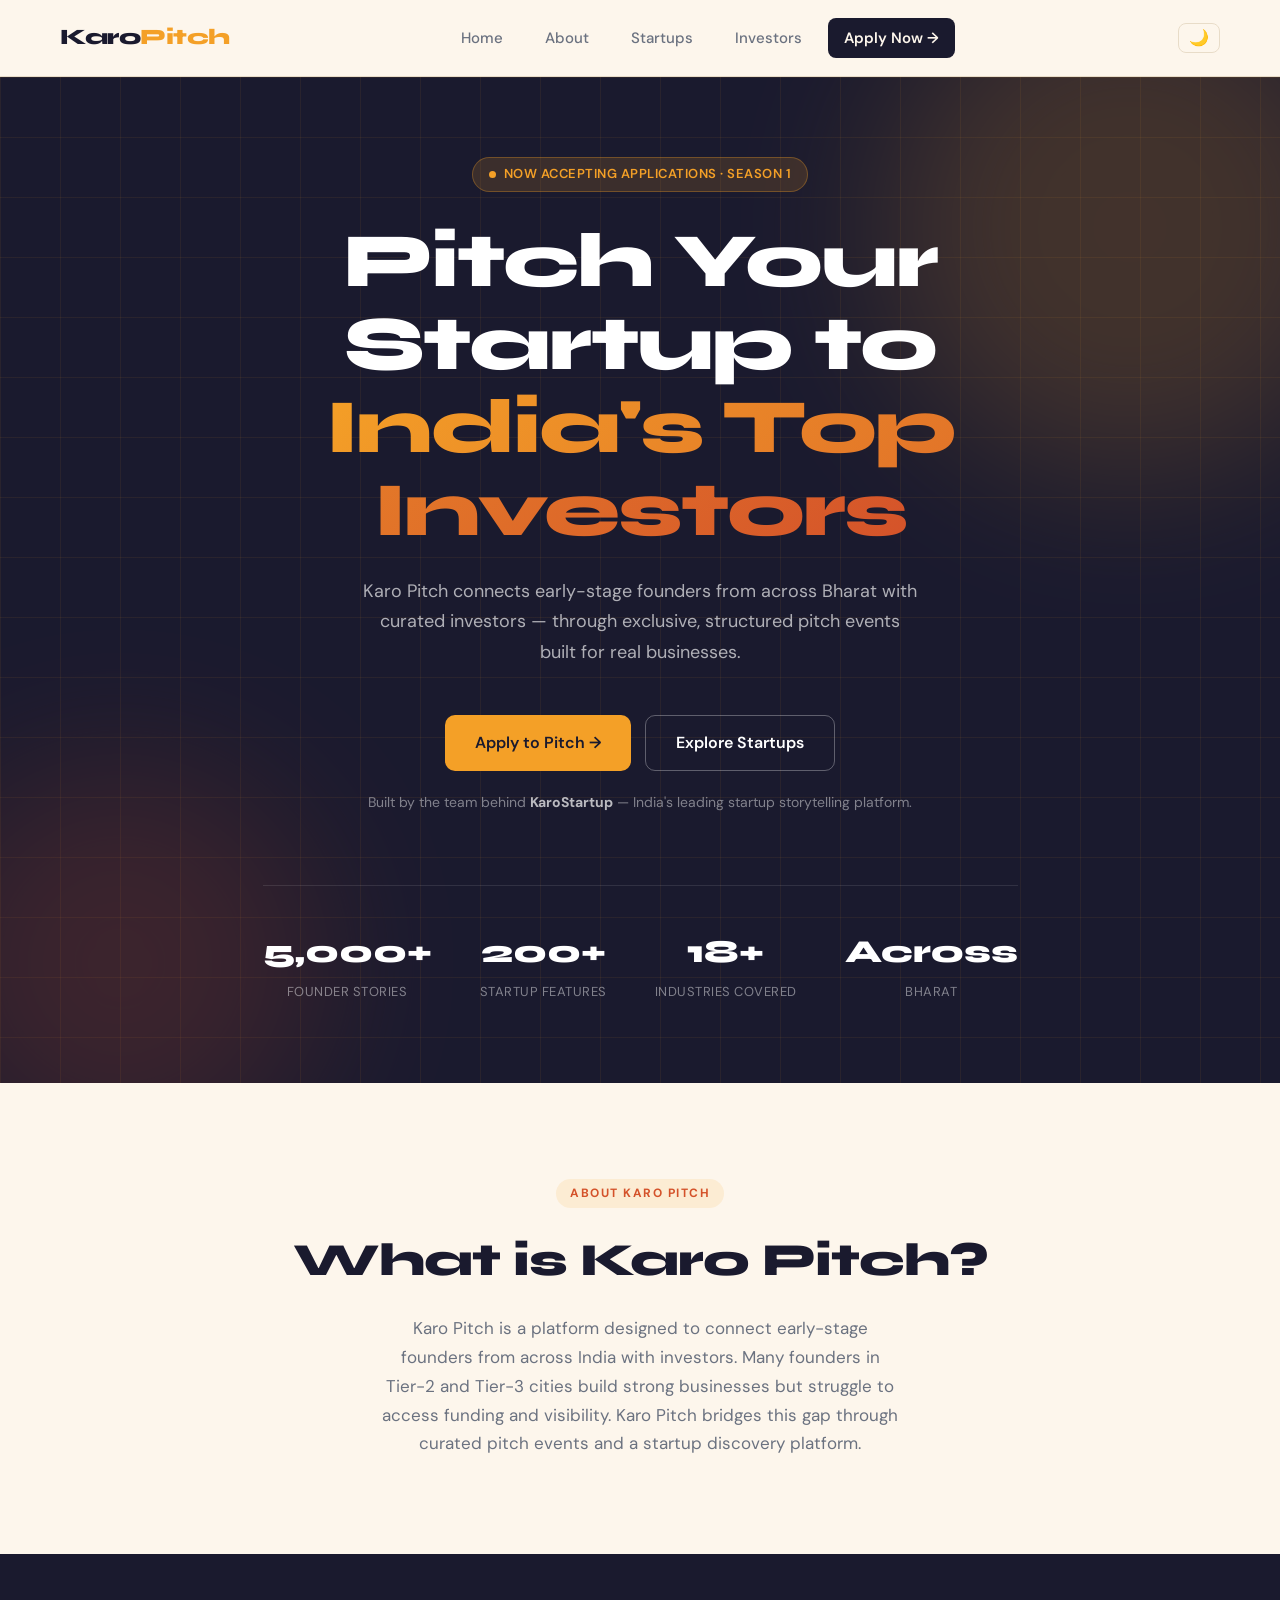
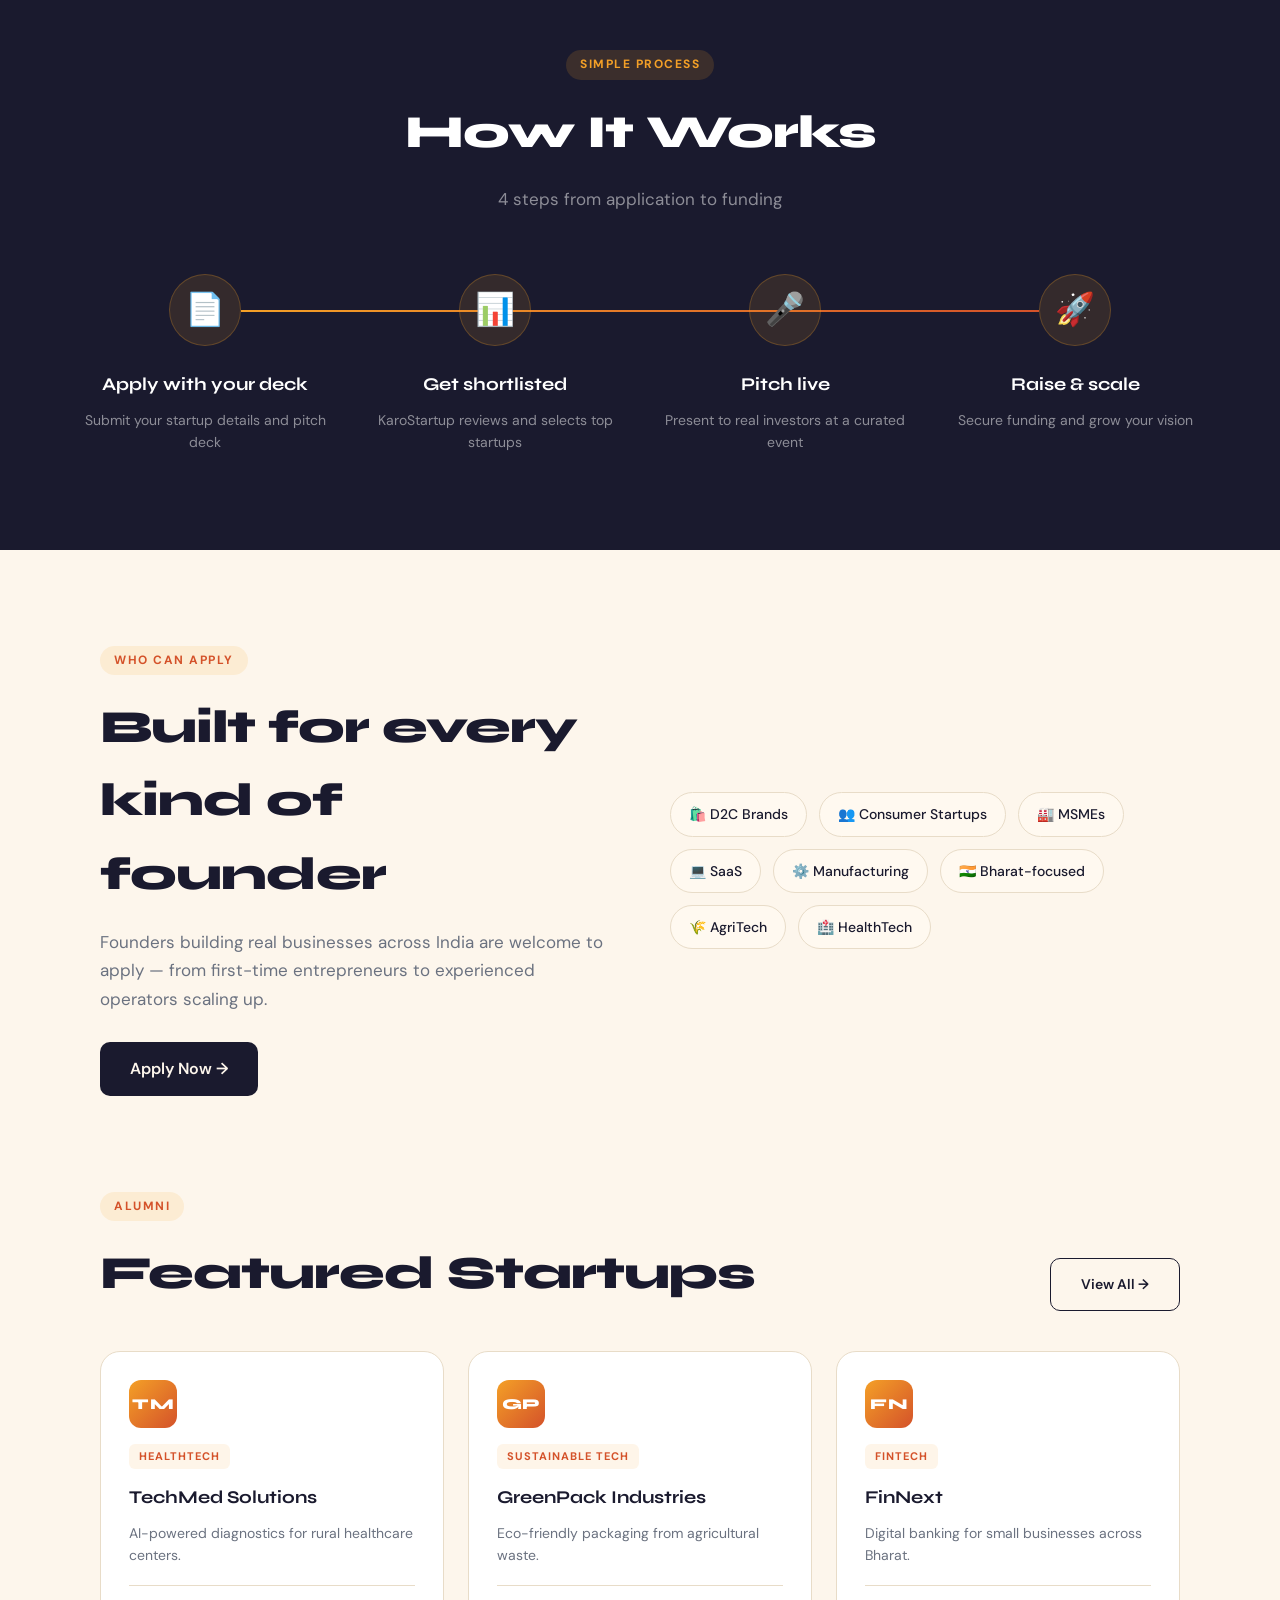
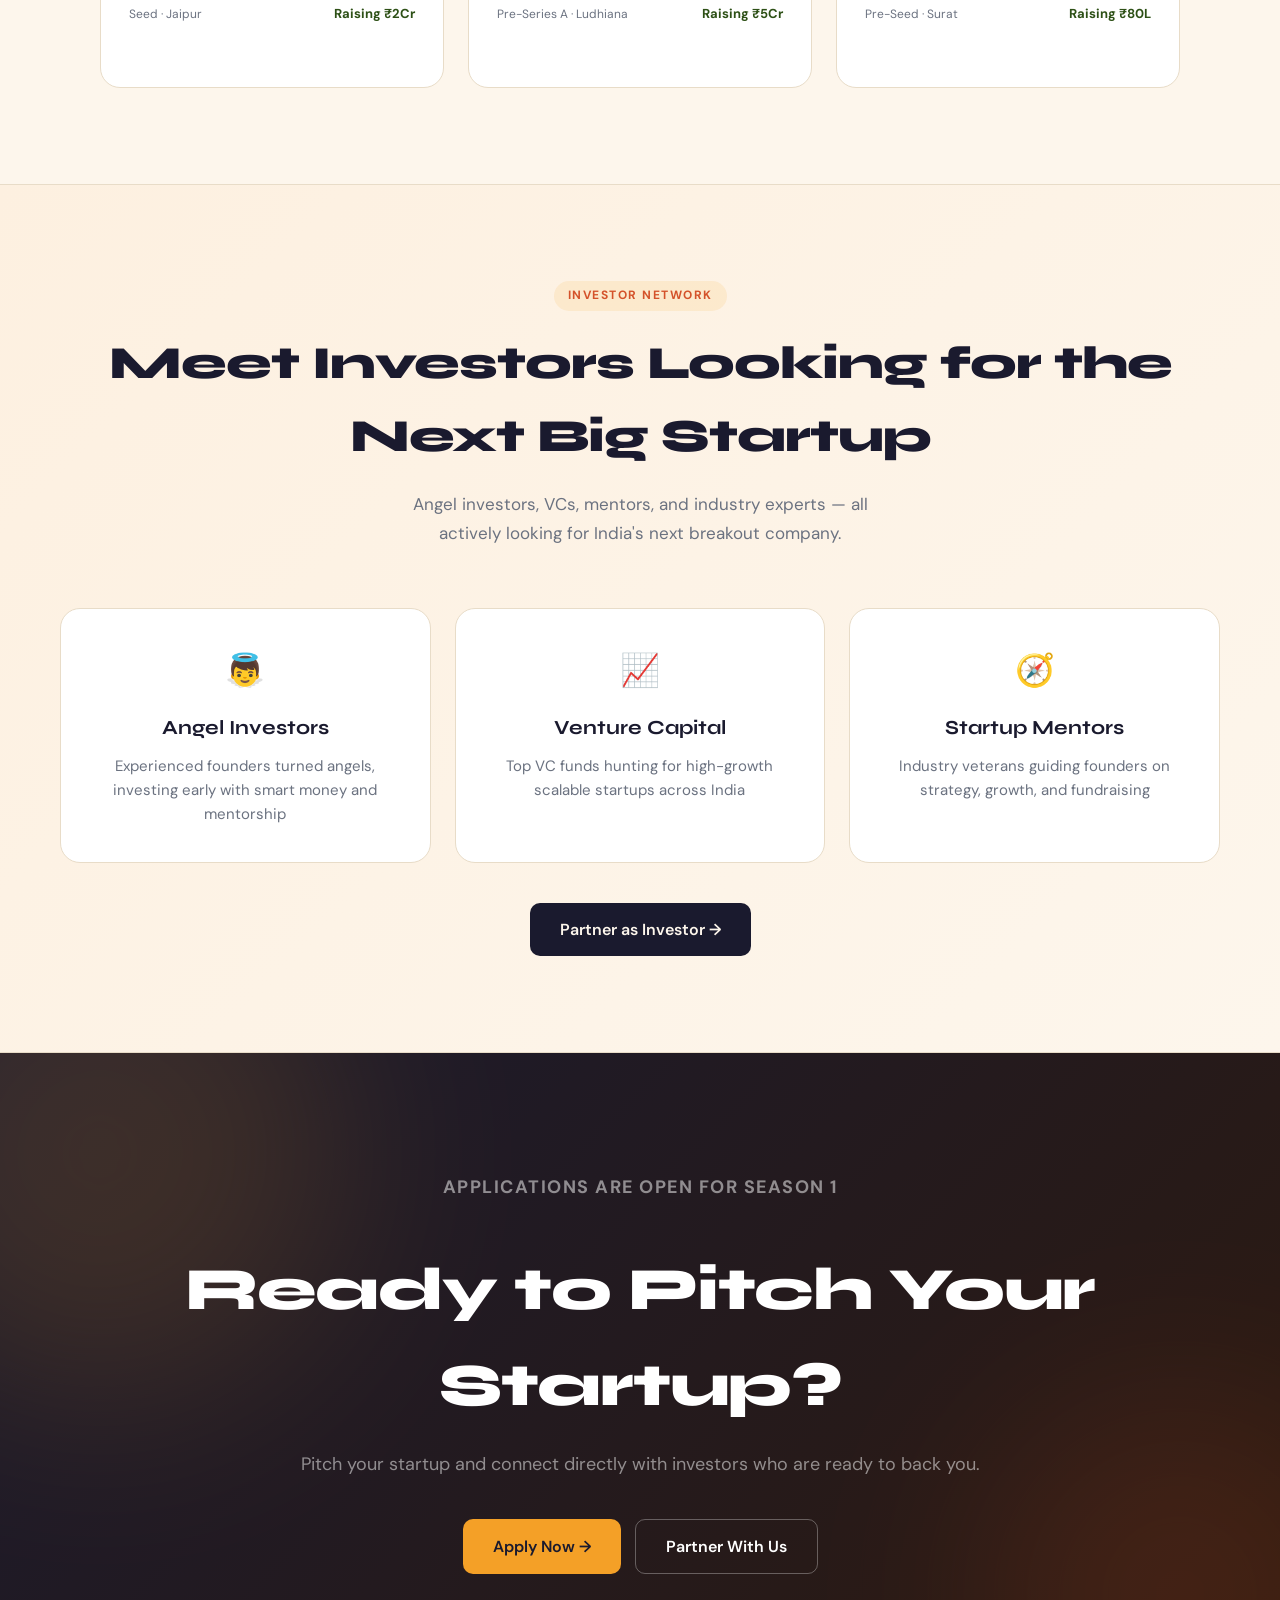
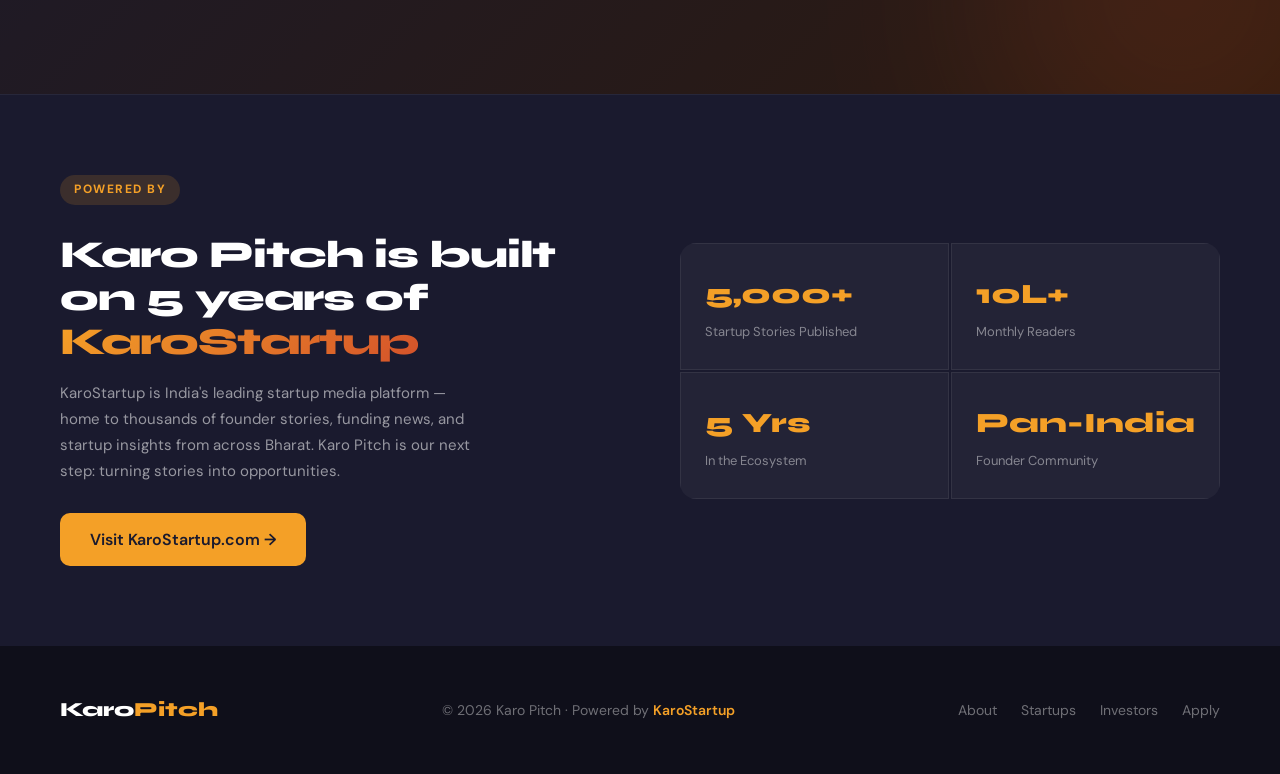
<file: index.html>
<!DOCTYPE html>
<html lang="en">
<head>
<meta charset="UTF-8">
<meta name="viewport" content="width=device-width, initial-scale=1.0">
<title>Karo Pitch – Pitch Your Startup to India's Top Investors</title>
<link rel="stylesheet" href="style.css">
</head>
<body>
<header>
  <a href="index.html" class="logo">Karo<span>Pitch</span></a>
  <nav>
    <a href="index.html">Home</a>
    <a href="#about">About</a>
    <a href="#startups">Startups</a>
    <a href="#investors">Investors</a>
    <a href="apply.html" class="cta-nav">Apply Now →</a>
  </nav>
</header>
<section class="hero" id="hero">
  <div class="hero-bg-grid"></div>
  <div class="hero-blob blob1"></div>
  <div class="hero-blob blob2"></div>
  <div class="hero-badge"><span class="badge-dot"></span>Now accepting applications · Season 1</div>
  <h1>Pitch Your Startup to<br><em>India's Top Investors</em></h1>
  <p class="hero-sub">Karo Pitch connects early-stage founders from across Bharat with curated investors — through exclusive, structured pitch events built for real businesses.</p>
  <div class="hero-btns">
    <a href="apply.html" class="btn btn-primary">Apply to Pitch →</a>
    <a href="#startups" class="btn btn-secondary">Explore Startups</a>
  </div>
  <p class="hero-trust">Built by the team behind <strong>KaroStartup</strong> — India's leading startup storytelling platform.</p>
  <div class="hero-stats">
    <div class="stat"><span class="stat-num">5,000+</span><span class="stat-label">Founder Stories</span></div>
    <div class="stat"><span class="stat-num">200+</span><span class="stat-label">Startup Features</span></div>
    <div class="stat"><span class="stat-num">18+</span><span class="stat-label">Industries Covered</span></div>
    <div class="stat"><span class="stat-num">Across</span><span class="stat-label">Bharat</span></div>
  </div>
</section>
<section class="section" id="about">
  <div class="text-center">
    <span class="section-label">About Karo Pitch</span>
    <h2 class="section-title">What is Karo Pitch?</h2>
    <p class="section-sub" style="margin:0 auto;">Karo Pitch is a platform designed to connect early-stage founders from across India with investors. Many founders in Tier-2 and Tier-3 cities build strong businesses but struggle to access funding and visibility. Karo Pitch bridges this gap through curated pitch events and a startup discovery platform.</p>
  </div>
</section>
<div class="steps-wrap">
  <div class="steps-inner">
    <div class="text-center">
      <span class="section-label" style="background:rgba(244,160,39,0.15);color:var(--saffron);">Simple Process</span>
      <h2 class="section-title" style="color:#fff;">How It Works</h2>
      <p class="section-sub">4 steps from application to funding</p>
    </div>
    <div class="steps">
      <div class="step"><div class="step-num">📄</div><h3>Apply with your deck</h3><p>Submit your startup details and pitch deck</p></div>
      <div class="step"><div class="step-num">📊</div><h3>Get shortlisted</h3><p>KaroStartup reviews and selects top startups</p></div>
      <div class="step"><div class="step-num">🎤</div><h3>Pitch live</h3><p>Present to real investors at a curated event</p></div>
      <div class="step"><div class="step-num">🚀</div><h3>Raise & scale</h3><p>Secure funding and grow your vision</p></div>
    </div>
  </div>
</div>
<section class="section">
  <div class="two-col-section">
    <div>
      <span class="section-label">Who Can Apply</span>
      <h2 class="section-title">Built for every kind of founder</h2>
      <p class="section-sub">Founders building real businesses across India are welcome to apply — from first-time entrepreneurs to experienced operators scaling up.</p>
      <a href="apply.html" class="btn btn-dark" style="margin-top:28px;display:inline-flex;">Apply Now →</a>
    </div>
    <div class="categories-mini">
      <a href="startups.html?filter=D2C" class="cat-pill">🛍️ D2C Brands</a>
      <a href="startups.html?filter=Consumer" class="cat-pill">👥 Consumer Startups</a>
      <a href="startups.html?filter=MSME" class="cat-pill">🏭 MSMEs</a>
      <a href="startups.html?filter=SaaS" class="cat-pill">💻 SaaS</a>
      <a href="startups.html?filter=Manufacturing" class="cat-pill">⚙️ Manufacturing</a>
      <a href="startups.html?filter=Bharat" class="cat-pill">🇮🇳 Bharat-focused</a>
      <a href="startups.html?filter=AgriTech" class="cat-pill">🌾 AgriTech</a>
      <a href="startups.html?filter=HealthTech" class="cat-pill">🏥 HealthTech</a>
    </div>
  </div>
</section>
<section class="section" id="startups" style="padding-top:0;">
  <div style="display:flex;justify-content:space-between;align-items:flex-end;flex-wrap:wrap;gap:16px;margin-bottom:40px;">
    <div><span class="section-label">Alumni</span><h2 class="section-title" style="margin-bottom:0;">Featured Startups</h2></div>
    <a href="startups.html" class="btn btn-outline" style="font-size:14px;">View All →</a>
  </div>
  <div class="startup-grid">
    <div class="startup-card" onclick="openModal('techmed')" style="cursor:pointer;">
      <div class="startup-logo-placeholder">TM</div>
      <div class="startup-tag">HealthTech</div>
      <h4>TechMed Solutions</h4>
      <p>AI-powered diagnostics for rural healthcare centers.</p>
      <div class="startup-footer"><span class="startup-stage">Seed · Jaipur</span><span class="startup-raise">Raising ₹2Cr</span></div>
      <span class="view-details">View Details →</span>
    </div>
    <div class="startup-card" onclick="openModal('greenpack')" style="cursor:pointer;">
      <div class="startup-logo-placeholder">GP</div>
      <div class="startup-tag">Sustainable Tech</div>
      <h4>GreenPack Industries</h4>
      <p>Eco-friendly packaging from agricultural waste.</p>
      <div class="startup-footer"><span class="startup-stage">Pre-Series A · Ludhiana</span><span class="startup-raise">Raising ₹5Cr</span></div>
      <span class="view-details">View Details →</span>
    </div>
    <div class="startup-card" onclick="openModal('finnext')" style="cursor:pointer;">
      <div class="startup-logo-placeholder">FN</div>
      <div class="startup-tag">FinTech</div>
      <h4>FinNext</h4>
      <p>Digital banking for small businesses across Bharat.</p>
      <div class="startup-footer"><span class="startup-stage">Pre-Seed · Surat</span><span class="startup-raise">Raising ₹80L</span></div>
      <span class="view-details">View Details →</span>
    </div>
  </div>
  <div class="modal-overlay" id="modalOverlay" onclick="closeOnOverlay(event)">
    <div class="modal" id="modalBox">
      <button class="modal-close" onclick="closeModal()">✕</button>
      <div class="modal-tag" id="mTag"></div>
      <h2 id="mName"></h2>
      <p class="modal-desc" id="mDesc"></p>
      <div class="modal-meta">
        <div class="modal-meta-item"><span class="modal-meta-label">📍 Location</span><span class="modal-meta-value" id="mLocation"></span></div>
        <div class="modal-meta-item"><span class="modal-meta-label">📊 Stage</span><span class="modal-meta-value" id="mStage"></span></div>
        <div class="modal-meta-item"><span class="modal-meta-label">💰 Raising</span><span class="modal-meta-value" id="mRaise"></span></div>
      </div>
      <div class="modal-section"><div class="modal-section-label">The Problem</div><p id="mProblem"></p></div>
      <div class="modal-section" style="margin-bottom:0"><div class="modal-section-label">The Solution</div><p id="mSolution"></p></div>
    </div>
  </div>
  <script>
  const startups = {
    techmed: { tag:'HealthTech', name:'TechMed Solutions', desc:'AI-powered diagnostic platform bringing specialist-level medical expertise to rural healthcare centers across Bharat.', location:'Jaipur, Rajasthan', stage:'Seed Stage', raise:'₹2 Crore', problem:'Rural clinics across India lack access to advanced diagnostic tools and specialist doctors, leading to delayed or missed diagnoses for millions of patients.', solution:'TechMed deploys AI-powered diagnostic systems at rural health centers that analyse symptoms, vitals, and basic test results — delivering specialist-grade insights to any clinic in real time.' },
    greenpack: { tag:'Sustainable Tech', name:'GreenPack Industries', desc:'Eco-friendly packaging from agricultural waste — helping brands cut their carbon footprint at scale.', location:'Ludhiana, Punjab', stage:'Pre-Series A', raise:'₹5 Crore', problem:'India generates over 3.4 million tonnes of plastic packaging waste annually. Brands want sustainable alternatives but struggle to find cost-effective options at scale.', solution:'GreenPack converts agricultural crop waste into biodegradable packaging material — cost-competitive with plastic and fully compostable within 90 days.' },
    finnext: { tag:'FinTech', name:'FinNext', desc:'Digital banking solution for small businesses, simplifying financial management for MSMEs across Bharat.', location:'Surat, Gujarat', stage:'Pre-Seed', raise:'₹80 Lakh', problem:'Over 63 million MSMEs in India operate without proper banking tools — managing cash flow through notebooks, WhatsApp, and informal credit systems.', solution:'FinNext offers a simple mobile-first business account with automated bookkeeping, GST filing, and instant credit access — built specifically for the non-English-speaking MSME owner.' }
  };
  function openModal(id) {
    const s = startups[id];
    document.getElementById('mTag').textContent = s.tag;
    document.getElementById('mName').textContent = s.name;
    document.getElementById('mDesc').textContent = s.desc;
    document.getElementById('mLocation').textContent = s.location;
    document.getElementById('mStage').textContent = s.stage;
    document.getElementById('mRaise').textContent = s.raise;
    document.getElementById('mProblem').textContent = s.problem;
    document.getElementById('mSolution').textContent = s.solution;
    document.getElementById('modalOverlay').classList.add('open');
    document.body.style.overflow = 'hidden';
  }
  function closeModal() {
    document.getElementById('modalOverlay').classList.remove('open');
    document.body.style.overflow = '';
  }
  function closeOnOverlay(e) { if (e.target === document.getElementById('modalOverlay')) closeModal(); }
  document.addEventListener('keydown', e => { if (e.key === 'Escape') closeModal(); });
  </script>
</section>
<div class="investors-wrap" id="investors">
  <div class="investors-inner">
    <div class="text-center">
      <span class="section-label">Investor Network</span>
      <h2 class="section-title">Meet Investors Looking for the Next Big Startup</h2>
      <p class="section-sub" style="margin:0 auto 48px;">Angel investors, VCs, mentors, and industry experts — all actively looking for India's next breakout company.</p>
    </div>
    <div class="investor-cards">
      <div class="inv-card"><span class="inv-icon">👼</span><h3>Angel Investors</h3><p>Experienced founders turned angels, investing early with smart money and mentorship</p></div>
      <div class="inv-card"><span class="inv-icon">📈</span><h3>Venture Capital</h3><p>Top VC funds hunting for high-growth scalable startups across India</p></div>
      <div class="inv-card"><span class="inv-icon">🧭</span><h3>Startup Mentors</h3><p>Industry veterans guiding founders on strategy, growth, and fundraising</p></div>
    </div>
    <div style="text-align:center;margin-top:40px;">
      <a href="investors.html" class="btn btn-dark">Partner as Investor →</a>
    </div>
  </div>
</div>
<section class="cta">
  <div class="cta-blob cta-blob1"></div>
  <div class="cta-blob cta-blob2"></div>
  <p class="cta-eyebrow">Applications are open for Season 1</p>
  <h2>Ready to Pitch Your Startup?</h2>
  <p>Pitch your startup and connect directly with investors who are ready to back you.</p>
  <div class="cta-btns">
    <a href="apply.html" class="btn btn-primary">Apply Now →</a>
    <a href="investors.html" class="btn btn-secondary">Partner With Us</a>
  </div>
</section>
<div class="ks-banner">
  <div class="ks-banner-inner">
    <div class="ks-banner-left">
      <span class="section-label" style="background:rgba(244,160,39,0.15);color:var(--saffron);">Powered By</span>
      <h3>Karo Pitch is built on 5 years of <em>KaroStartup</em></h3>
      <p>KaroStartup is India's leading startup media platform — home to thousands of founder stories, funding news, and startup insights from across Bharat. Karo Pitch is our next step: turning stories into opportunities.</p>
      <a href="https://www.karostartup.com" target="_blank" rel="noopener" class="btn btn-primary" style="margin-top:28px;">Visit KaroStartup.com →</a>
    </div>
    <div class="ks-banner-stats">
      <div class="ks-bstat"><span>5,000+</span><p>Startup Stories Published</p></div>
      <div class="ks-bstat"><span>10L+</span><p>Monthly Readers</p></div>
      <div class="ks-bstat"><span>5 Yrs</span><p>In the Ecosystem</p></div>
      <div class="ks-bstat"><span>Pan-India</span><p>Founder Community</p></div>
    </div>
  </div>
</div>
<footer>
  <a href="index.html" class="footer-logo">Karo<span>Pitch</span></a>
  <p>© 2026 Karo Pitch · Powered by <a href="https://www.karostartup.com" target="_blank" rel="noopener" style="color:var(--saffron);text-decoration:none;font-weight:600;">KaroStartup</a></p>
  <div class="footer-links">
    <a href="#about">About</a>
    <a href="#startups">Startups</a>
    <a href="#investors">Investors</a>
    <a href="apply.html">Apply</a>
  </div>
</footer>
<script src="script.js"></script>
</body>
</html>
</file>
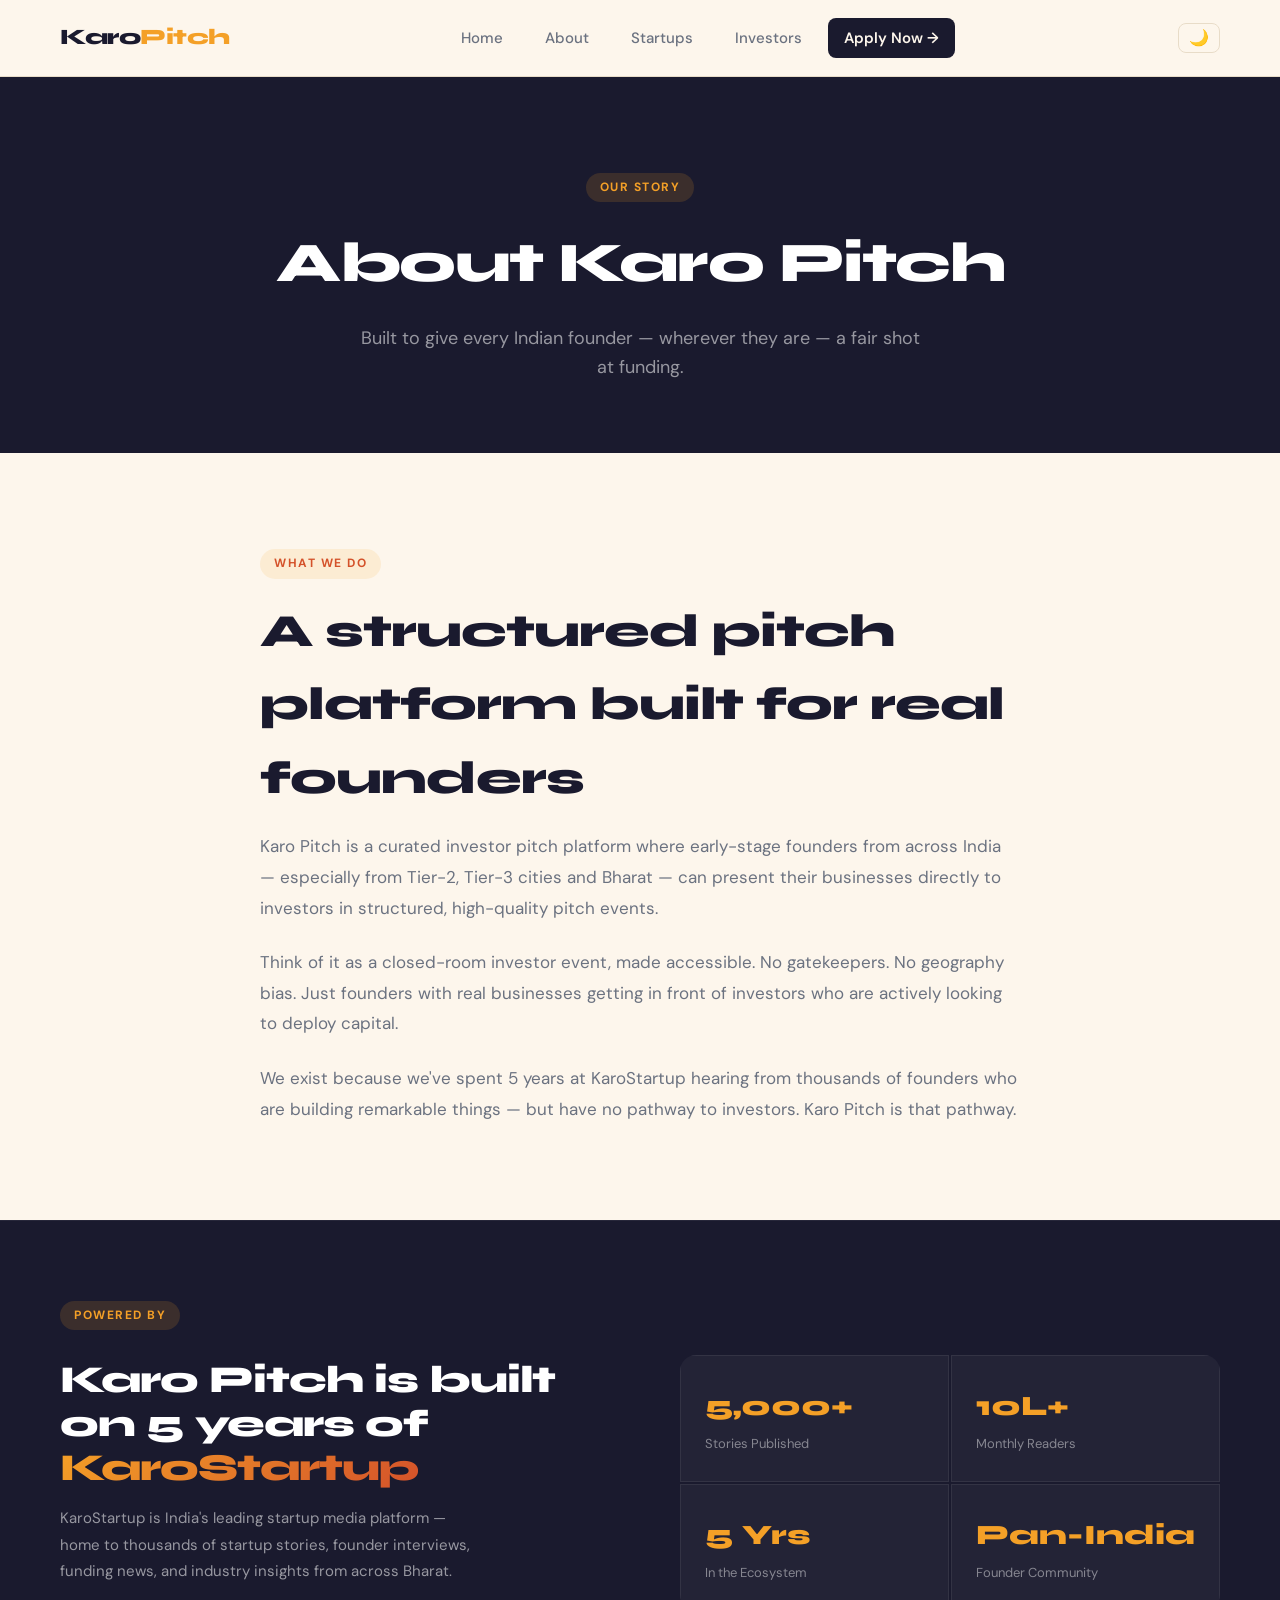
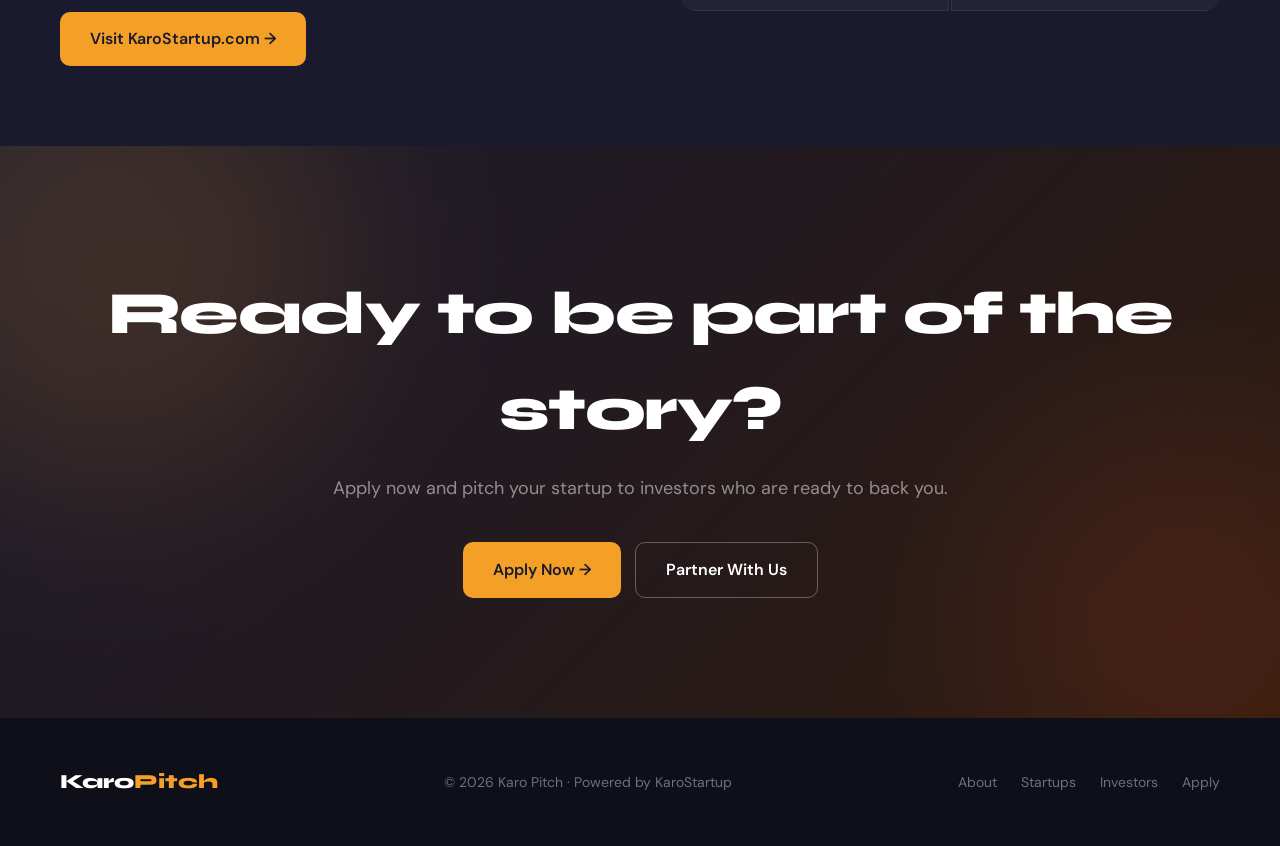
<file: about.html>
<!DOCTYPE html>
<html lang="en">
<head>
<meta charset="UTF-8">
<meta name="viewport" content="width=device-width, initial-scale=1.0">
<title>About – Karo Pitch</title>
<link rel="stylesheet" href="style.css">
<link rel="icon" href="data:image/svg+xml,<svg xmlns=%22http://www.w3.org/2000/svg%22 viewBox=%220 0 100 100%22><text y=%22.9em%22 font-size=%2290%22>🚀</text></svg>">
</head>
<body>
<header>
  <a href="index.html" class="logo">Karo<span>Pitch</span></a>
  <nav>
    <a href="index.html">Home</a>
    <a href="about.html">About</a>
    <a href="startups.html">Startups</a>
    <a href="investors.html">Investors</a>
    <a href="apply.html" class="cta-nav">Apply Now →</a>
  </nav>
</header>
<div class="page-hero">
  <span class="section-label" style="background:rgba(244,160,39,0.15);color:var(--saffron);margin-bottom:16px;display:inline-block;">Our Story</span>
  <h1>About Karo Pitch</h1>
  <p>Built to give every Indian founder — wherever they are — a fair shot at funding.</p>
</div>
<section class="section">
  <div style="max-width:760px;margin:0 auto;">
    <span class="section-label">What We Do</span>
    <h2 class="section-title">A structured pitch platform built for real founders</h2>
    <p style="font-size:17px;color:var(--muted);line-height:1.8;margin-bottom:24px;">
      Karo Pitch is a curated investor pitch platform where early-stage founders from across India — especially from Tier-2, Tier-3 cities and Bharat — can present their businesses directly to investors in structured, high-quality pitch events.
    </p>
    <p style="font-size:17px;color:var(--muted);line-height:1.8;margin-bottom:24px;">
      Think of it as a closed-room investor event, made accessible. No gatekeepers. No geography bias. Just founders with real businesses getting in front of investors who are actively looking to deploy capital.
    </p>
    <p style="font-size:17px;color:var(--muted);line-height:1.8;">
      We exist because we've spent 5 years at KaroStartup hearing from thousands of founders who are building remarkable things — but have no pathway to investors. Karo Pitch is that pathway.
    </p>
  </div>
</section>
<div class="ks-banner">
  <div class="ks-banner-inner">
    <div class="ks-banner-left">
      <span class="section-label" style="background:rgba(244,160,39,0.15);color:var(--saffron);">Powered By</span>
      <h3>Karo Pitch is built on 5 years of <em>KaroStartup</em></h3>
      <p>KaroStartup is India's leading startup media platform — home to thousands of startup stories, founder interviews, funding news, and industry insights from across Bharat.</p>
      <a href="https://www.karostartup.com" target="_blank" rel="noopener" class="btn btn-primary" style="margin-top:28px;">Visit KaroStartup.com →</a>
    </div>
    <div class="ks-banner-stats">
      <div class="ks-bstat"><span>5,000+</span><p>Stories Published</p></div>
      <div class="ks-bstat"><span>10L+</span><p>Monthly Readers</p></div>
      <div class="ks-bstat"><span>5 Yrs</span><p>In the Ecosystem</p></div>
      <div class="ks-bstat"><span>Pan-India</span><p>Founder Community</p></div>
    </div>
  </div>
</div>
<section class="cta">
  <div class="cta-blob cta-blob1"></div>
  <div class="cta-blob cta-blob2"></div>
  <h2>Ready to be part of the story?</h2>
  <p>Apply now and pitch your startup to investors who are ready to back you.</p>
  <div class="cta-btns">
    <a href="apply.html" class="btn btn-primary">Apply Now →</a>
    <a href="investors.html" class="btn btn-secondary">Partner With Us</a>
  </div>
</section>
<footer>
  <a href="index.html" class="footer-logo">Karo<span>Pitch</span></a>
  <p>© 2026 Karo Pitch · Powered by KaroStartup</p>
  <div class="footer-links">
    <a href="about.html">About</a>
    <a href="startups.html">Startups</a>
    <a href="investors.html">Investors</a>
    <a href="apply.html">Apply</a>
  </div>
</footer>
<script src="script.js"></script>
</body>
</html>
</file>
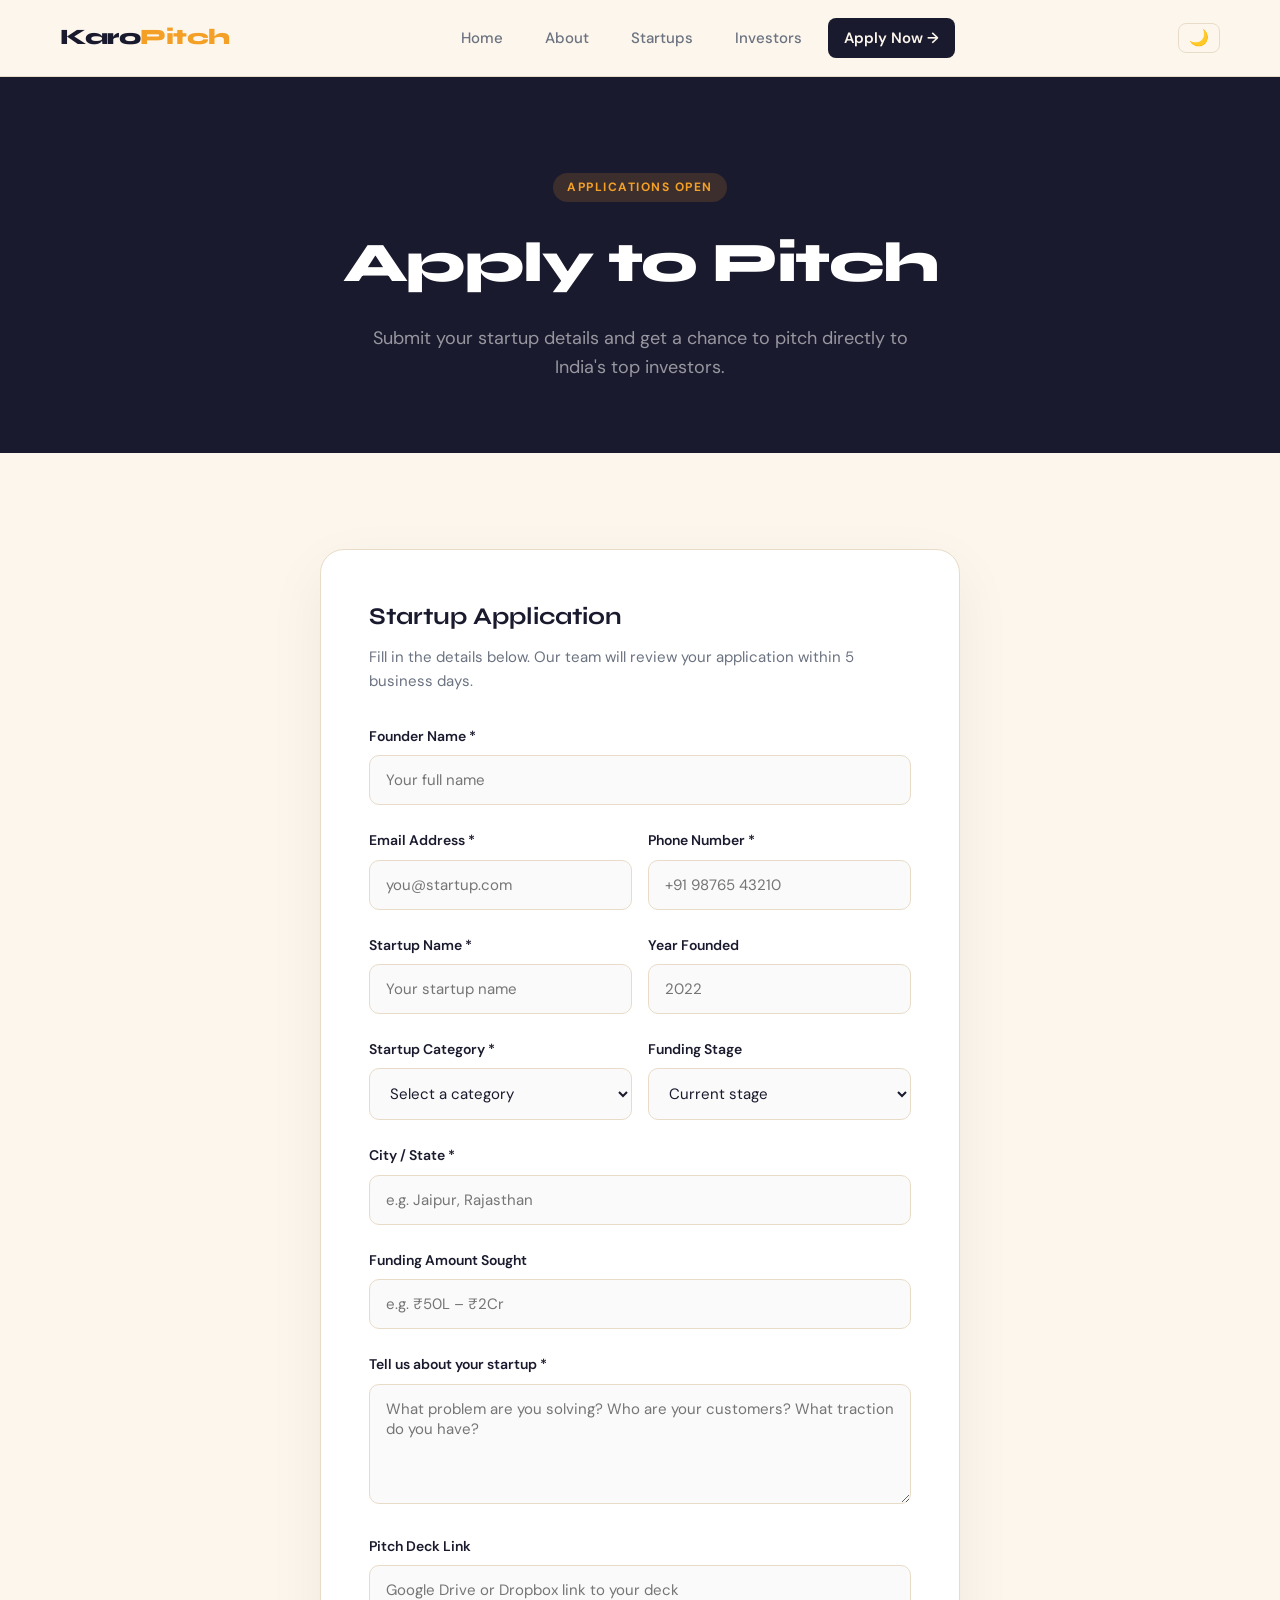
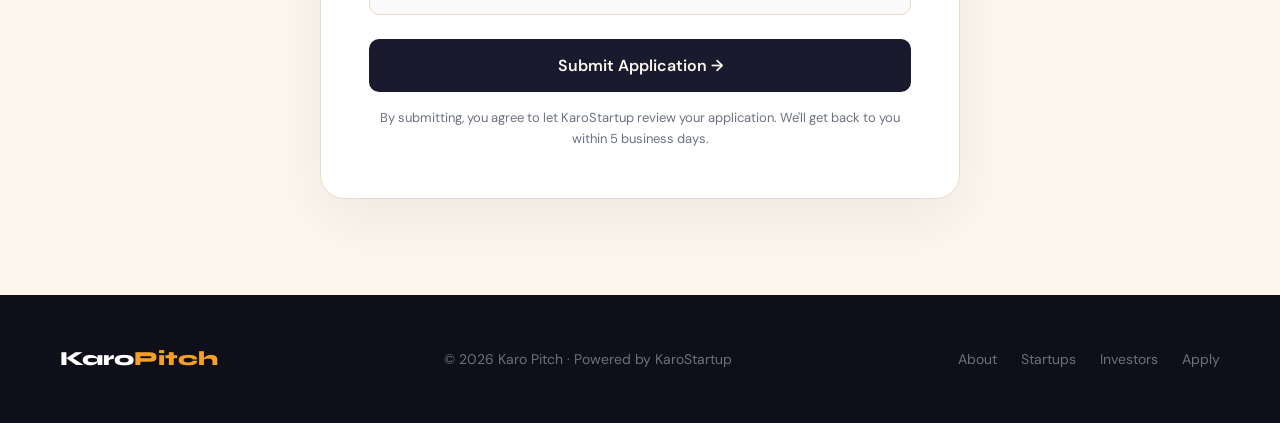
<file: apply.html>
<!DOCTYPE html>
<html lang="en">
<head>
<meta charset="UTF-8">
<meta name="viewport" content="width=device-width, initial-scale=1.0">
<title>Apply to Pitch – Karo Pitch</title>
<link rel="stylesheet" href="style.css">
<link rel="icon" href="data:image/svg+xml,<svg xmlns=%22http://www.w3.org/2000/svg%22 viewBox=%220 0 100 100%22><text y=%22.9em%22 font-size=%2290%22>🚀</text></svg>">
</head>
<body>
<header>
  <a href="index.html" class="logo">Karo<span>Pitch</span></a>
  <nav>
    <a href="index.html">Home</a>
    <a href="about.html">About</a>
    <a href="startups.html">Startups</a>
    <a href="investors.html">Investors</a>
    <a href="apply.html" class="cta-nav">Apply Now →</a>
  </nav>
</header>
<div class="page-hero">
  <span class="section-label" style="background:rgba(244,160,39,0.15);color:var(--saffron);margin-bottom:16px;display:inline-block;">Applications Open</span>
  <h1>Apply to Pitch</h1>
  <p>Submit your startup details and get a chance to pitch directly to India's top investors.</p>
</div>
<section class="section">
  <div class="form-wrap">
    <h3 style="font-family:'Syne',sans-serif;font-size:24px;font-weight:700;margin-bottom:8px;color:var(--ink);">Startup Application</h3>
    <p style="font-size:15px;color:var(--muted);margin-bottom:32px;">Fill in the details below. Our team will review your application within 5 business days.</p>
    <div class="form-group">
      <label>Founder Name *</label>
      <input type="text" placeholder="Your full name">
    </div>
    <div class="form-row">
      <div class="form-group">
        <label>Email Address *</label>
        <input type="email" placeholder="you@startup.com">
      </div>
      <div class="form-group">
        <label>Phone Number *</label>
        <input type="tel" placeholder="+91 98765 43210">
      </div>
    </div>
    <div class="form-row">
      <div class="form-group">
        <label>Startup Name *</label>
        <input type="text" placeholder="Your startup name">
      </div>
      <div class="form-group">
        <label>Year Founded</label>
        <input type="number" placeholder="2022">
      </div>
    </div>
    <div class="form-row">
      <div class="form-group">
        <label>Startup Category *</label>
        <select>
          <option value="" disabled selected>Select a category</option>
          <option>D2C Brand</option>
          <option>Consumer Startup</option>
          <option>MSME</option>
          <option>SaaS</option>
          <option>Manufacturing</option>
          <option>AgriTech</option>
          <option>FinTech</option>
          <option>EdTech</option>
          <option>HealthTech</option>
          <option>Logistics</option>
          <option>Other</option>
        </select>
      </div>
      <div class="form-group">
        <label>Funding Stage</label>
        <select>
          <option value="" disabled selected>Current stage</option>
          <option>Pre-Revenue</option>
          <option>Pre-Seed</option>
          <option>Seed</option>
          <option>Pre-Series A</option>
          <option>Series A</option>
        </select>
      </div>
    </div>
    <div class="form-group">
      <label>City / State *</label>
      <input type="text" placeholder="e.g. Jaipur, Rajasthan">
    </div>
    <div class="form-group">
      <label>Funding Amount Sought</label>
      <input type="text" placeholder="e.g. ₹50L – ₹2Cr">
    </div>
    <div class="form-group">
      <label>Tell us about your startup *</label>
      <textarea placeholder="What problem are you solving? Who are your customers? What traction do you have?"></textarea>
    </div>
    <div class="form-group">
      <label>Pitch Deck Link</label>
      <input type="url" placeholder="Google Drive or Dropbox link to your deck">
    </div>
    <button class="btn btn-dark" id="submitBtn" onclick="submitForm()" style="width:100%;justify-content:center;font-size:16px;padding:16px;">
      Submit Application →
    </button>
    <p style="font-size:13px;color:var(--muted);text-align:center;margin-top:16px;">
      By submitting, you agree to let KaroStartup review your application. We'll get back to you within 5 business days.
    </p>
  </div>
  <div id="successMsg" style="display:none;max-width:640px;margin:0 auto 48px;background:#fff;border-radius:24px;padding:56px 48px;border:1.5px solid var(--border);box-shadow:0 20px 60px rgba(0,0,0,0.06);text-align:center;">
    <div style="font-size:56px;margin-bottom:20px;">🎉</div>
    <h3 style="font-family:'Syne',sans-serif;font-size:26px;font-weight:800;color:var(--ink);margin-bottom:12px;">Application Submitted!</h3>
    <p style="font-size:16px;color:var(--muted);line-height:1.7;max-width:400px;margin:0 auto 32px;">Thank you for applying to Karo Pitch. Our team will review your application and get back to you within <strong style="color:var(--ink);">5 business days</strong>.</p>
    <a href="index.html" class="btn btn-dark" style="display:inline-flex;">Back to Home →</a>
  </div>
<script>
function submitForm() {
  const required = document.querySelectorAll('.form-wrap input[placeholder]:not([type=url]), .form-wrap textarea');
  // Just show success — no validation needed
  document.querySelector('.form-wrap').style.display = 'none';
  document.getElementById('successMsg').style.display = 'block';
  window.scrollTo({ top: document.getElementById('successMsg').offsetTop - 100, behavior: 'smooth' });
}
</script>
</section>
<footer>
  <a href="index.html" class="footer-logo">Karo<span>Pitch</span></a>
  <p>© 2026 Karo Pitch · Powered by KaroStartup</p>
  <div class="footer-links">
    <a href="about.html">About</a>
    <a href="startups.html">Startups</a>
    <a href="investors.html">Investors</a>
    <a href="apply.html">Apply</a>
  </div>
</footer>
<script src="script.js"></script>
</body>
</html>
</file>
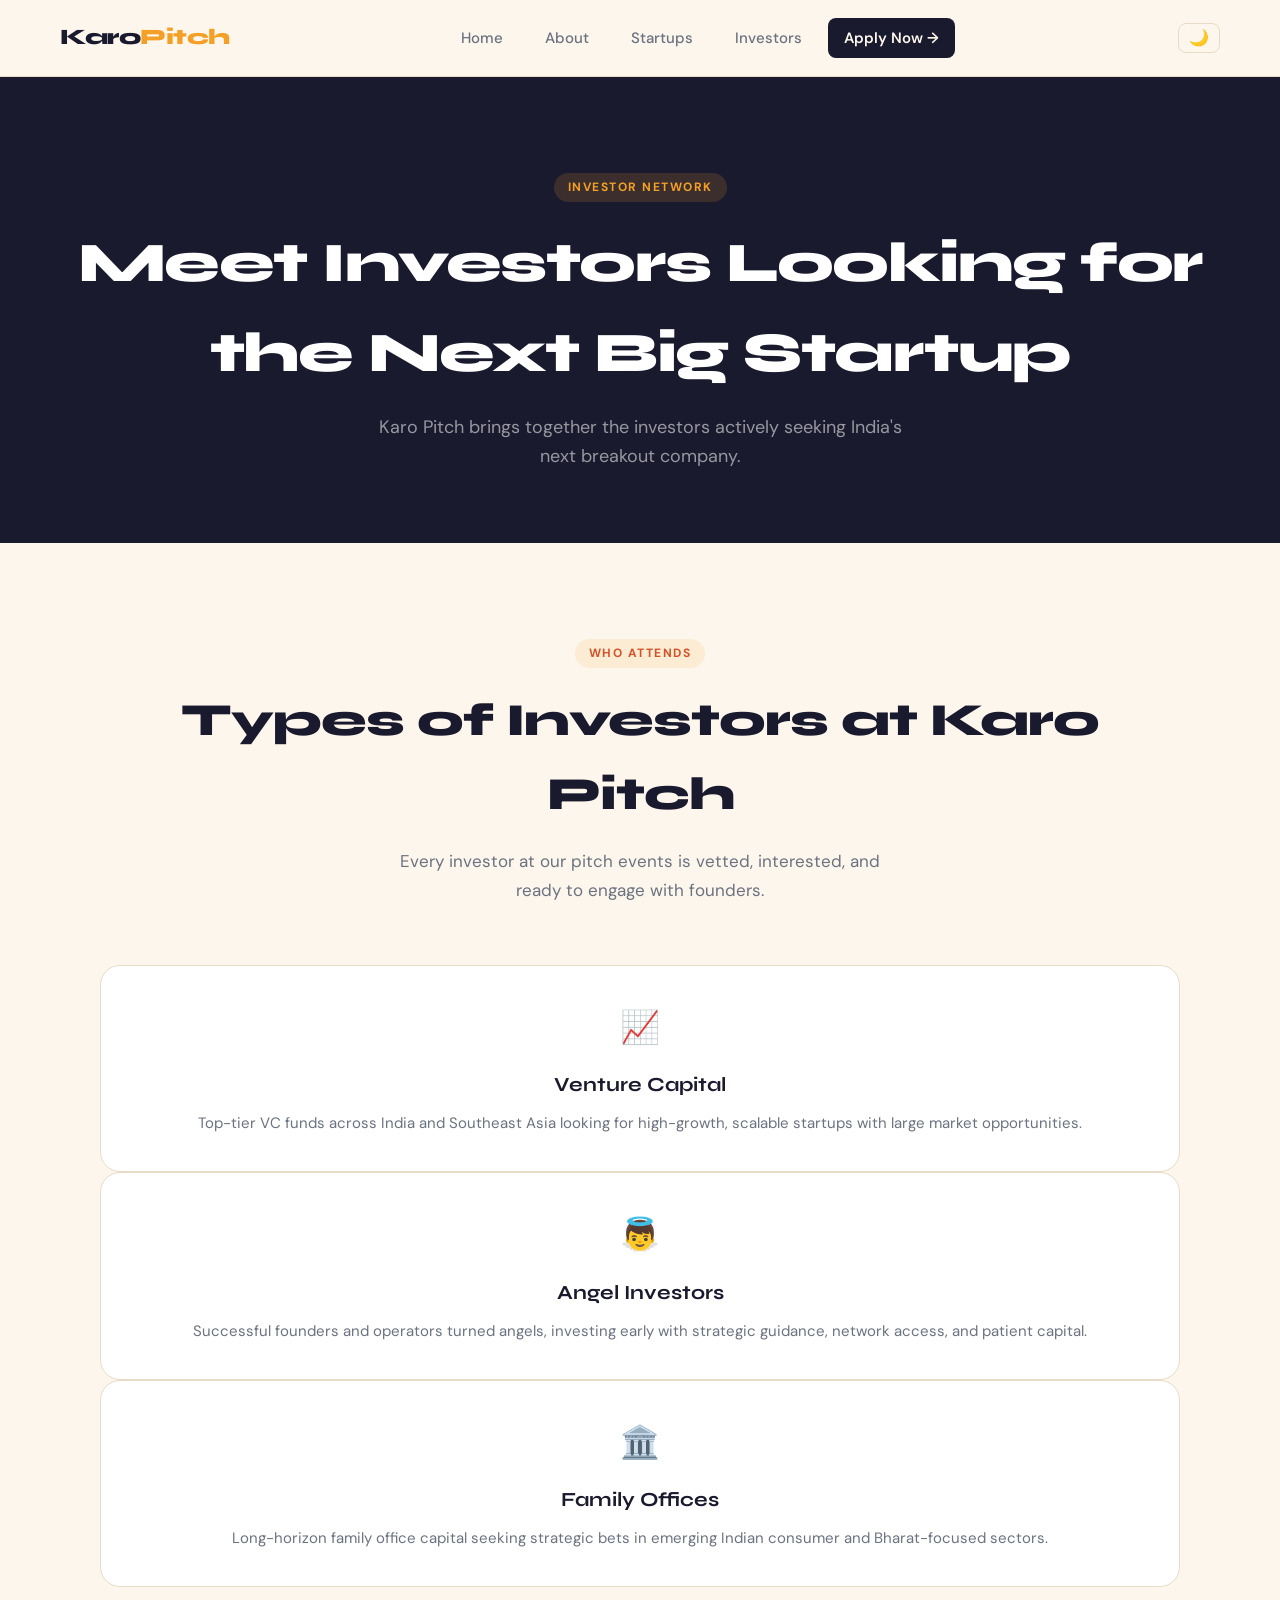
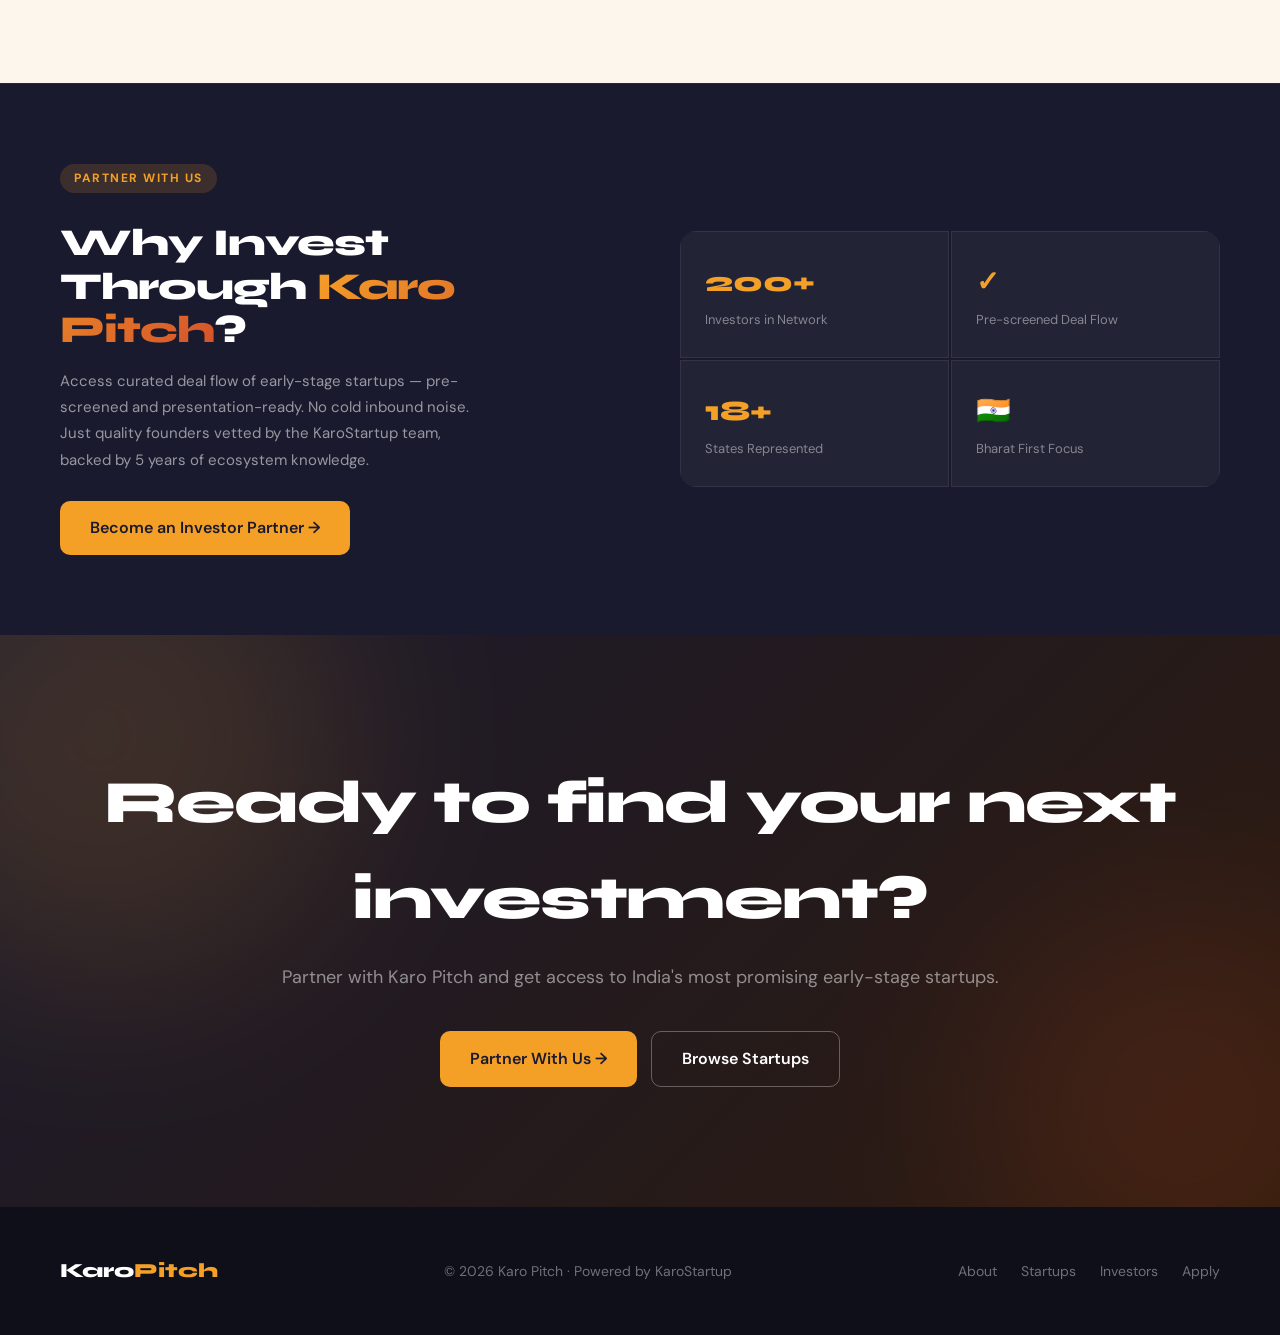
<file: investors.html>
<!DOCTYPE html>
<html lang="en">
<head>
<meta charset="UTF-8">
<meta name="viewport" content="width=device-width, initial-scale=1.0">
<title>Investors – Karo Pitch</title>
<link rel="stylesheet" href="style.css">
<link rel="icon" href="data:image/svg+xml,<svg xmlns=%22http://www.w3.org/2000/svg%22 viewBox=%220 0 100 100%22><text y=%22.9em%22 font-size=%2290%22>🚀</text></svg>">
</head>
<body>
<header>
  <a href="index.html" class="logo">Karo<span>Pitch</span></a>
  <nav>
    <a href="index.html">Home</a>
    <a href="about.html">About</a>
    <a href="startups.html">Startups</a>
    <a href="investors.html">Investors</a>
    <a href="apply.html" class="cta-nav">Apply Now →</a>
  </nav>
</header>
<div class="page-hero">
  <span class="section-label" style="background:rgba(244,160,39,0.15);color:var(--saffron);margin-bottom:16px;display:inline-block;">Investor Network</span>
  <h1>Meet Investors Looking for the Next Big Startup</h1>
  <p>Karo Pitch brings together the investors actively seeking India's next breakout company.</p>
</div>
<section class="section">
  <div class="text-center">
    <span class="section-label">Who Attends</span>
    <h2 class="section-title">Types of Investors at Karo Pitch</h2>
    <p class="section-sub" style="margin:0 auto 60px;">Every investor at our pitch events is vetted, interested, and ready to engage with founders.</p>
  </div>
  <div class="inv-types">
    <div class="inv-card">
      <span class="inv-icon">📈</span>
      <h3>Venture Capital</h3>
      <p>Top-tier VC funds across India and Southeast Asia looking for high-growth, scalable startups with large market opportunities.</p>
    </div>
    <div class="inv-card">
      <span class="inv-icon">👼</span>
      <h3>Angel Investors</h3>
      <p>Successful founders and operators turned angels, investing early with strategic guidance, network access, and patient capital.</p>
    </div>
    <div class="inv-card">
      <span class="inv-icon">🏛️</span>
      <h3>Family Offices</h3>
      <p>Long-horizon family office capital seeking strategic bets in emerging Indian consumer and Bharat-focused sectors.</p>
    </div>
  </div>
</section>
<div class="ks-banner">
  <div class="ks-banner-inner">
    <div class="ks-banner-left">
      <span class="section-label" style="background:rgba(244,160,39,0.15);color:var(--saffron);">Partner With Us</span>
      <h3>Why Invest Through <em>Karo Pitch</em>?</h3>
      <p>Access curated deal flow of early-stage startups — pre-screened and presentation-ready. No cold inbound noise. Just quality founders vetted by the KaroStartup team, backed by 5 years of ecosystem knowledge.</p>
      <a href="apply.html" class="btn btn-primary" style="margin-top:28px;">Become an Investor Partner →</a>
    </div>
    <div class="ks-banner-stats">
      <div class="ks-bstat"><span>200+</span><p>Investors in Network</p></div>
      <div class="ks-bstat"><span>✓</span><p>Pre-screened Deal Flow</p></div>
      <div class="ks-bstat"><span>18+</span><p>States Represented</p></div>
      <div class="ks-bstat"><span>🇮🇳</span><p>Bharat First Focus</p></div>
    </div>
  </div>
</div>
<section class="cta">
  <div class="cta-blob cta-blob1"></div>
  <div class="cta-blob cta-blob2"></div>
  <h2>Ready to find your next investment?</h2>
  <p>Partner with Karo Pitch and get access to India's most promising early-stage startups.</p>
  <div class="cta-btns">
    <a href="apply.html" class="btn btn-primary">Partner With Us →</a>
    <a href="startups.html" class="btn btn-secondary">Browse Startups</a>
  </div>
</section>
<footer>
  <a href="index.html" class="footer-logo">Karo<span>Pitch</span></a>
  <p>© 2026 Karo Pitch · Powered by KaroStartup</p>
  <div class="footer-links">
    <a href="about.html">About</a>
    <a href="startups.html">Startups</a>
    <a href="investors.html">Investors</a>
    <a href="apply.html">Apply</a>
  </div>
</footer>
<script src="script.js"></script>
</body>
</html>
</file>
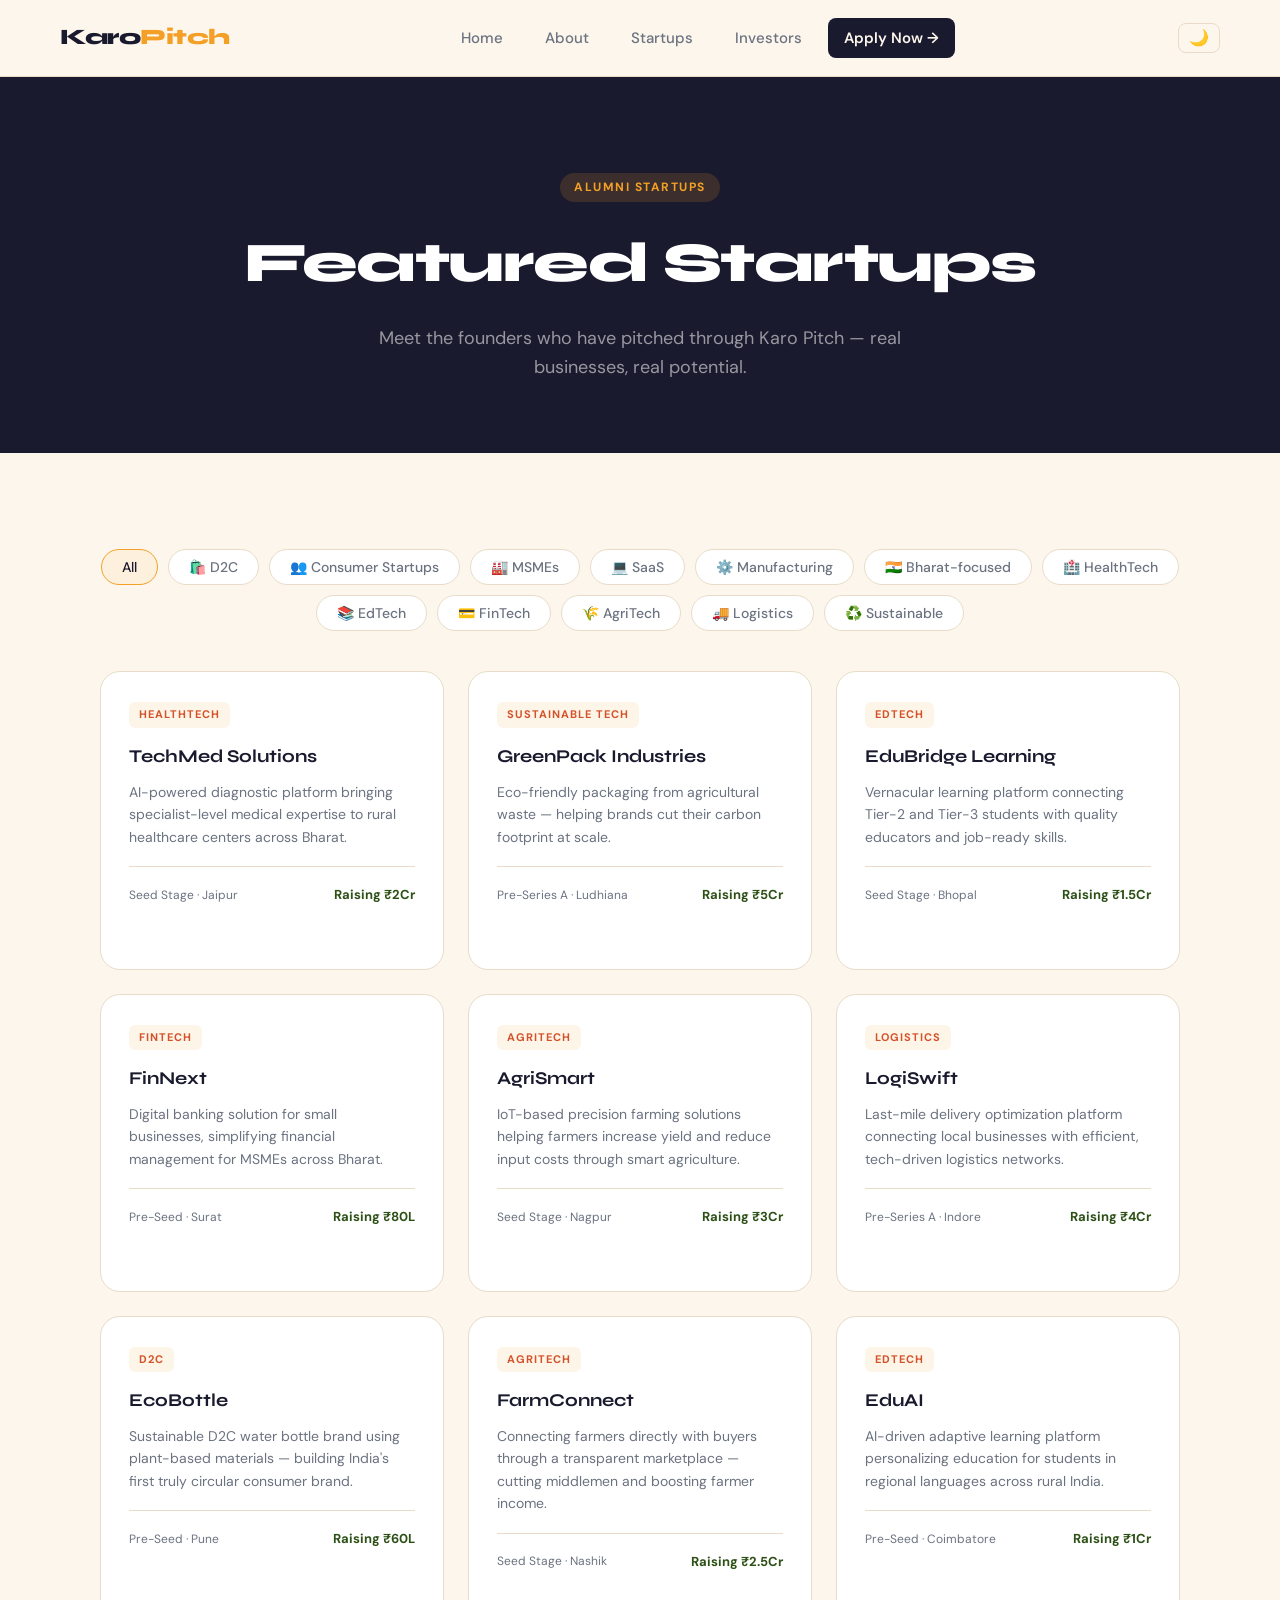
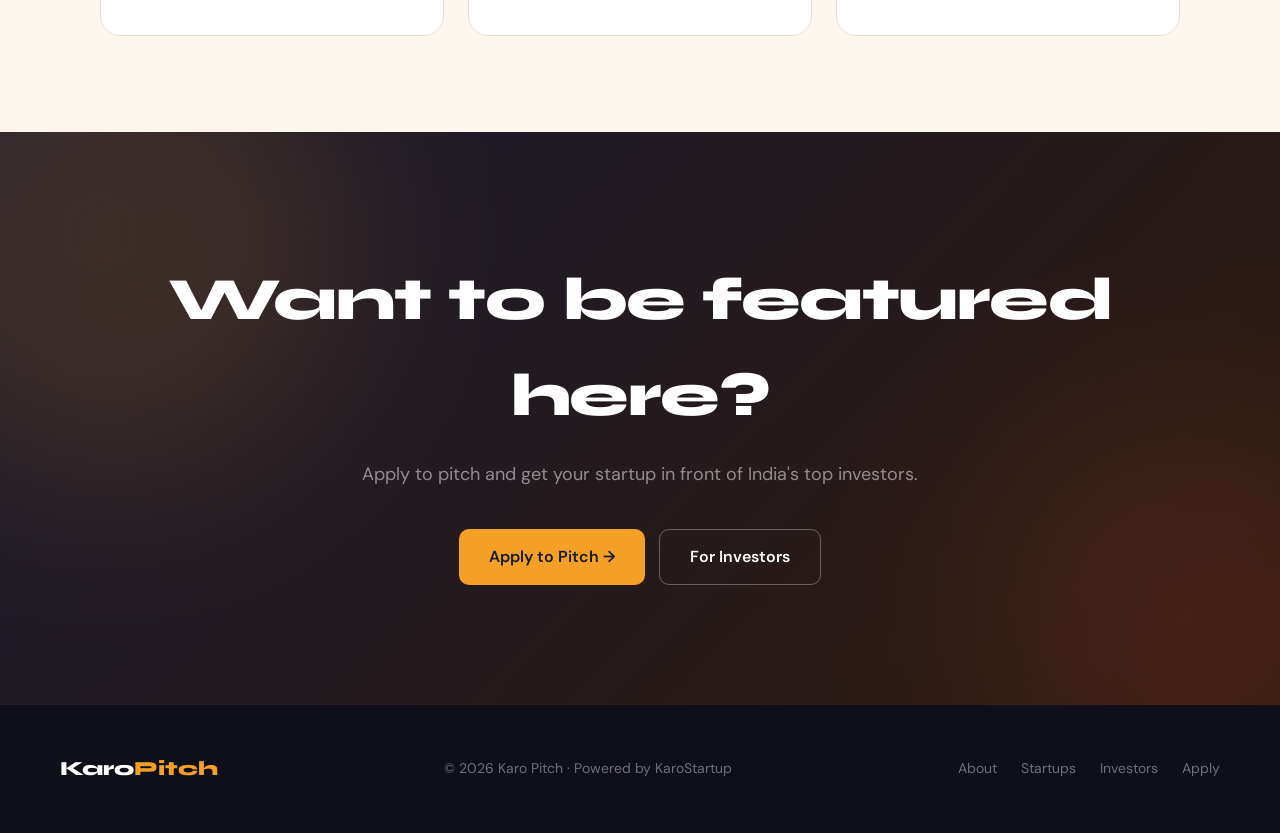
<file: startups.html>
<!DOCTYPE html>
<html lang="en">
<head>
<meta charset="UTF-8">
<meta name="viewport" content="width=device-width, initial-scale=1.0">
<title>Featured Startups – Karo Pitch</title>
<link rel="stylesheet" href="style.css">
<link rel="icon" href="data:image/svg+xml,<svg xmlns=%22http://www.w3.org/2000/svg%22 viewBox=%220 0 100 100%22><text y=%22.9em%22 font-size=%2290%22>🚀</text></svg>">
</head>
<body>
<header>
  <a href="index.html" class="logo">Karo<span>Pitch</span></a>
  <nav>
    <a href="index.html">Home</a>
    <a href="about.html">About</a>
    <a href="startups.html">Startups</a>
    <a href="investors.html">Investors</a>
    <a href="apply.html" class="cta-nav">Apply Now →</a>
  </nav>
</header>
<div class="page-hero">
  <span class="section-label" style="background:rgba(244,160,39,0.15);color:var(--saffron);margin-bottom:16px;display:inline-block;">Alumni Startups</span>
  <h1>Featured Startups</h1>
  <p>Meet the founders who have pitched through Karo Pitch — real businesses, real potential.</p>
</div>
<section class="section">
  <div class="filter-bar">
    <button class="filter-btn active">All</button>
    <button class="filter-btn">🛍️ D2C</button>
    <button class="filter-btn">👥 Consumer Startups</button>
    <button class="filter-btn">🏭 MSMEs</button>
    <button class="filter-btn">💻 SaaS</button>
    <button class="filter-btn">⚙️ Manufacturing</button>
    <button class="filter-btn">🇮🇳 Bharat-focused</button>
    <button class="filter-btn">🏥 HealthTech</button>
    <button class="filter-btn">📚 EdTech</button>
    <button class="filter-btn">💳 FinTech</button>
    <button class="filter-btn">🌾 AgriTech</button>
    <button class="filter-btn">🚚 Logistics</button>
    <button class="filter-btn">♻️ Sustainable</button>
  </div>
  <div class="startup-grid">
    <div class="startup-card" onclick="openModal('techmed')">
      <div class="startup-tag">HealthTech</div>
      <h4>TechMed Solutions</h4>
      <p>AI-powered diagnostic platform bringing specialist-level medical expertise to rural healthcare centers across Bharat.</p>
      <div class="startup-footer">
        <span class="startup-stage">Seed Stage · Jaipur</span>
        <span class="startup-raise">Raising ₹2Cr</span>
      </div>
      <span class="view-details">View Details →</span>
    </div>
    <div class="startup-card" onclick="openModal('greenpack')">
      <div class="startup-tag">Sustainable Tech</div>
      <h4>GreenPack Industries</h4>
      <p>Eco-friendly packaging from agricultural waste — helping brands cut their carbon footprint at scale.</p>
      <div class="startup-footer">
        <span class="startup-stage">Pre-Series A · Ludhiana</span>
        <span class="startup-raise">Raising ₹5Cr</span>
      </div>
      <span class="view-details">View Details →</span>
    </div>
    <div class="startup-card" onclick="openModal('edubridge')">
      <div class="startup-tag">EdTech</div>
      <h4>EduBridge Learning</h4>
      <p>Vernacular learning platform connecting Tier-2 and Tier-3 students with quality educators and job-ready skills.</p>
      <div class="startup-footer">
        <span class="startup-stage">Seed Stage · Bhopal</span>
        <span class="startup-raise">Raising ₹1.5Cr</span>
      </div>
      <span class="view-details">View Details →</span>
    </div>
    <div class="startup-card" onclick="openModal('finnext')">
      <div class="startup-tag">FinTech</div>
      <h4>FinNext</h4>
      <p>Digital banking solution for small businesses, simplifying financial management for MSMEs across Bharat.</p>
      <div class="startup-footer">
        <span class="startup-stage">Pre-Seed · Surat</span>
        <span class="startup-raise">Raising ₹80L</span>
      </div>
      <span class="view-details">View Details →</span>
    </div>
    <div class="startup-card" onclick="openModal('agrismart')">
      <div class="startup-tag">AgriTech</div>
      <h4>AgriSmart</h4>
      <p>IoT-based precision farming solutions helping farmers increase yield and reduce input costs through smart agriculture.</p>
      <div class="startup-footer">
        <span class="startup-stage">Seed Stage · Nagpur</span>
        <span class="startup-raise">Raising ₹3Cr</span>
      </div>
      <span class="view-details">View Details →</span>
    </div>
    <div class="startup-card" onclick="openModal('logiswift')">
      <div class="startup-tag">Logistics</div>
      <h4>LogiSwift</h4>
      <p>Last-mile delivery optimization platform connecting local businesses with efficient, tech-driven logistics networks.</p>
      <div class="startup-footer">
        <span class="startup-stage">Pre-Series A · Indore</span>
        <span class="startup-raise">Raising ₹4Cr</span>
      </div>
      <span class="view-details">View Details →</span>
    </div>
    <div class="startup-card" onclick="openModal('ecobottle')">
      <div class="startup-tag">D2C</div>
      <h4>EcoBottle</h4>
      <p>Sustainable D2C water bottle brand using plant-based materials — building India's first truly circular consumer brand.</p>
      <div class="startup-footer">
        <span class="startup-stage">Pre-Seed · Pune</span>
        <span class="startup-raise">Raising ₹60L</span>
      </div>
      <span class="view-details">View Details →</span>
    </div>
    <div class="startup-card" onclick="openModal('farmconnect')">
      <div class="startup-tag">AgriTech</div>
      <h4>FarmConnect</h4>
      <p>Connecting farmers directly with buyers through a transparent marketplace — cutting middlemen and boosting farmer income.</p>
      <div class="startup-footer">
        <span class="startup-stage">Seed Stage · Nashik</span>
        <span class="startup-raise">Raising ₹2.5Cr</span>
      </div>
      <span class="view-details">View Details →</span>
    </div>
    <div class="startup-card" onclick="openModal('eduai')">
      <div class="startup-tag">EdTech</div>
      <h4>EduAI</h4>
      <p>AI-driven adaptive learning platform personalizing education for students in regional languages across rural India.</p>
      <div class="startup-footer">
        <span class="startup-stage">Pre-Seed · Coimbatore</span>
        <span class="startup-raise">Raising ₹1Cr</span>
      </div>
      <span class="view-details">View Details →</span>
    </div>

  </div>
</section>
<div class="modal-overlay" id="modalOverlay" onclick="closeOnOverlay(event)">
  <div class="modal" id="modalBox">
    <button class="modal-close" onclick="closeModal()">✕</button>
    <div class="modal-tag" id="mTag"></div>
    <h2 id="mName"></h2>
    <p class="modal-desc" id="mDesc"></p>
    <div class="modal-meta">
      <div class="modal-meta-item"><span class="modal-meta-label">📍 Location</span><span class="modal-meta-value" id="mLocation"></span></div>
      <div class="modal-meta-item"><span class="modal-meta-label">📊 Stage</span><span class="modal-meta-value" id="mStage"></span></div>
      <div class="modal-meta-item"><span class="modal-meta-label">💰 Raising</span><span class="modal-meta-value" id="mRaise"></span></div>
    </div>
    <div class="modal-section"><div class="modal-section-label">The Problem</div><p id="mProblem"></p></div>
    <div class="modal-section" style="margin-bottom:0"><div class="modal-section-label">The Solution</div><p id="mSolution"></p></div>
  </div>
</div>
<section class="cta">
  <div class="cta-blob cta-blob1"></div>
  <div class="cta-blob cta-blob2"></div>
  <h2>Want to be featured here?</h2>
  <p>Apply to pitch and get your startup in front of India's top investors.</p>
  <div class="cta-btns">
    <a href="apply.html" class="btn btn-primary">Apply to Pitch →</a>
    <a href="investors.html" class="btn btn-secondary">For Investors</a>
  </div>
</section>
<footer>
  <a href="index.html" class="footer-logo">Karo<span>Pitch</span></a>
  <p>© 2026 Karo Pitch · Powered by KaroStartup</p>
  <div class="footer-links">
    <a href="about.html">About</a>
    <a href="startups.html">Startups</a>
    <a href="investors.html">Investors</a>
    <a href="apply.html">Apply</a>
  </div>
</footer>
<script>
const startups = {
  techmed: {
    tag: 'HealthTech',
    name: 'TechMed Solutions',
    desc: 'AI-powered diagnostic platform bringing specialist-level medical expertise to rural healthcare centers across Bharat.',
    location: 'Jaipur, Rajasthan',
    stage: 'Seed Stage',
    raise: '₹2 Crore',
    problem: 'Rural clinics across India lack access to advanced diagnostic tools and specialist doctors, leading to delayed or missed diagnoses for millions of patients.',
    solution: 'TechMed deploys AI-powered diagnostic systems at rural health centers that analyse symptoms, vitals, and basic test results — delivering specialist-grade insights to any clinic in real time.'
  },
  greenpack: {
    tag: 'Sustainable Tech',
    name: 'GreenPack Industries',
    desc: 'Eco-friendly packaging from agricultural waste — helping brands cut their carbon footprint at scale.',
    location: 'Ludhiana, Punjab',
    stage: 'Pre-Series A',
    raise: '₹5 Crore',
    problem: 'India generates over 3.4 million tonnes of plastic packaging waste annually. Brands want sustainable alternatives but struggle to find cost-effective options at scale.',
    solution: 'GreenPack converts agricultural crop waste into biodegradable packaging material — cost-competitive with plastic and fully compostable within 90 days.'
  },
  edubridge: {
    tag: 'EdTech',
    name: 'EduBridge Learning',
    desc: 'Vernacular learning platform connecting Tier-2 and Tier-3 students with quality educators and job-ready skills.',
    location: 'Bhopal, MP',
    stage: 'Seed Stage',
    raise: '₹1.5 Crore',
    problem: 'Students in smaller cities have limited access to quality coaching and skill-building programs that are mostly concentrated in metros and taught in English.',
    solution: 'EduBridge delivers live and recorded skill courses in Hindi and regional languages, taught by vetted educators — accessible on low-end smartphones with low data usage.'
  },
  finnext: {
    tag: 'FinTech',
    name: 'FinNext',
    desc: 'Digital banking solution for small businesses, simplifying financial management for MSMEs across Bharat.',
    location: 'Surat, Gujarat',
    stage: 'Pre-Seed',
    raise: '₹80 Lakh',
    problem: 'Over 63 million MSMEs in India operate without proper banking tools — managing cash flow through notebooks, WhatsApp, and informal credit systems.',
    solution: 'FinNext offers a simple mobile-first business account with automated bookkeeping, GST filing, and instant credit access — built specifically for the non-English-speaking MSME owner.'
  },
  agrismart: {
    tag: 'AgriTech',
    name: 'AgriSmart',
    desc: 'IoT-based precision farming solutions helping farmers increase yield and reduce input costs through smart agriculture.',
    location: 'Nagpur, Maharashtra',
    stage: 'Seed Stage',
    raise: '₹3 Crore',
    problem: 'Indian farmers spend an estimated 30–40% more on water, fertiliser, and pesticides than necessary due to lack of real-time field data and crop monitoring.',
    solution: 'AgriSmart installs affordable IoT sensors across farmland that monitor soil moisture, temperature, and crop health — sending actionable alerts and automated irrigation controls via a simple app.'
  },
  logiswift: {
    tag: 'Logistics',
    name: 'LogiSwift',
    desc: 'Last-mile delivery optimization platform connecting local businesses with efficient, tech-driven logistics networks.',
    location: 'Indore, MP',
    stage: 'Pre-Series A',
    raise: '₹4 Crore',
    problem: 'Small businesses in Tier-2 and Tier-3 cities pay 2–3x more for last-mile delivery compared to metro businesses, making them uncompetitive in the D2C economy.',
    solution: 'LogiSwift aggregates local delivery partners and optimises routes using ML-based dispatch — giving small businesses metro-grade logistics at 40% lower cost.'
  },
  ecobottle: {
    tag: 'D2C',
    name: 'EcoBottle',
    desc: 'Sustainable D2C water bottle brand using plant-based materials — building India\'s first truly circular consumer brand.',
    location: 'Pune, Maharashtra',
    stage: 'Pre-Seed',
    raise: '₹60 Lakh',
    problem: 'Single-use plastic water bottles are among India\'s top contributors to landfill waste, yet most \'eco\' alternatives are expensive imports with a large carbon footprint.',
    solution: 'EcoBottle manufactures durable, plant-based reusable bottles in India — with a take-back and refurbishment programme that creates a closed-loop circular model.'
  },
  farmconnect: {
    tag: 'AgriTech',
    name: 'FarmConnect',
    desc: 'Connecting farmers directly with buyers through a transparent marketplace — cutting middlemen and boosting farmer income.',
    location: 'Nashik, Maharashtra',
    stage: 'Seed Stage',
    raise: '₹2.5 Crore',
    problem: 'Farmers typically receive only 20–30% of the final consumer price for their produce due to a long, opaque chain of middlemen and commission agents.',
    solution: 'FarmConnect is a direct marketplace where verified farmers list produce and bulk buyers — restaurants, retailers, exporters — can purchase at transparent, fair prices with same-day logistics.'
  },
  eduai: {
    tag: 'EdTech',
    name: 'EduAI',
    desc: 'AI-driven adaptive learning platform personalizing education for students in regional languages across rural India.',
    location: 'Coimbatore, Tamil Nadu',
    stage: 'Pre-Seed',
    raise: '₹1 Crore',
    problem: 'Standardised online learning platforms fail rural students because they teach in English, move at a fixed pace, and can\'t adapt to individual learning gaps.',
    solution: 'EduAI uses adaptive AI to personalise each student\'s learning path in their regional language — identifying weak areas and adjusting content difficulty in real time.'
  }
};
function openModal(id) {
  const s = startups[id];
  document.getElementById('mTag').textContent = s.tag;
  document.getElementById('mName').textContent = s.name;
  document.getElementById('mDesc').textContent = s.desc;
  document.getElementById('mLocation').textContent = s.location;
  document.getElementById('mStage').textContent = s.stage;
  document.getElementById('mRaise').textContent = s.raise;
  document.getElementById('mProblem').textContent = s.problem;
  document.getElementById('mSolution').textContent = s.solution;
  document.getElementById('modalOverlay').classList.add('open');
  document.body.style.overflow = 'hidden';
}
function closeModal() {
  document.getElementById('modalOverlay').classList.remove('open');
  document.body.style.overflow = '';
}
function closeOnOverlay(e) {
  if (e.target === document.getElementById('modalOverlay')) closeModal();
}
document.addEventListener('keydown', e => { if (e.key === 'Escape') closeModal(); });
document.querySelectorAll('.filter-btn').forEach(btn => {
  btn.addEventListener('click', function() {
    document.querySelectorAll('.filter-btn').forEach(b => b.classList.remove('active'));
    this.classList.add('active');
  });
});
(function() {
  const param = new URLSearchParams(window.location.search).get('filter');
  if (!param) return;
  const btns = document.querySelectorAll('.filter-btn');
  btns.forEach(btn => {
    const label = btn.textContent.replace(/[\u{1F000}-\u{1FFFF}\u{2600}-\u{27FF}\uFE0F]/gu, '').trim().toLowerCase();
    if (label.includes(param.toLowerCase())) {
      btns.forEach(b => b.classList.remove('active'));
      btn.classList.add('active');
      setTimeout(() => btn.scrollIntoView({ behavior: 'smooth', block: 'center' }), 100);
    }
  });
})();
</script>
<script src="script.js"></script>
</body>
</html>
</file>
<file: style.css>
@import url('https://fonts.googleapis.com/css2?family=Syne:wght@400;600;700;800&family=DM+Sans:ital,wght@0,300;0,400;0,500;1,300&display=swap');
*{margin:0;padding:0;box-sizing:border-box;}
:root{
  --ink:#1a1a2e;
  --cream:#fdf6ec;
  --saffron:#f4a027;
  --rust:#d4522a;
  --forest:#2d5016;
  --muted:#6b7280;
  --border:#e8dcc8;
  --card:#fff9f0;
}
body{
  background:var(--cream);
  color:var(--ink);
  font-family:'DM Sans',sans-serif;
  line-height:1.6;
  overflow-x:hidden;
}
header{
  background:rgba(253,246,236,0.92);
  backdrop-filter:blur(12px);
  padding:18px 60px;
  display:flex;justify-content:space-between;align-items:center;
  position:sticky;top:0;z-index:100;
  border-bottom:1px solid var(--border);
}
.logo{font-family:'Syne',sans-serif;font-size:22px;font-weight:800;color:var(--ink);text-decoration:none;letter-spacing:-0.5px;}
.logo span{color:var(--saffron);}
nav{display:flex;align-items:center;gap:10px;}
nav a{text-decoration:none;color:var(--muted);font-size:15px;font-weight:500;padding:8px 16px;border-radius:8px;transition:all 0.2s;}
nav a:hover{color:var(--ink);background:var(--border);}
nav a.cta-nav{background:var(--ink);color:var(--cream)!important;font-weight:600;}
nav a.cta-nav:hover{background:var(--rust);transform:translateY(-1px);}
.hero{
  min-height:92vh;display:flex;flex-direction:column;
  align-items:center;justify-content:center;
  text-align:center;padding:80px 40px;
  position:relative;background:var(--ink);overflow:hidden;
}
.hero-bg-grid{
  position:absolute;inset:0;
  background-image:linear-gradient(rgba(244,160,39,0.07) 1px,transparent 1px),linear-gradient(90deg,rgba(244,160,39,0.07) 1px,transparent 1px);
  background-size:60px 60px;
}
.hero-blob{position:absolute;border-radius:50%;filter:blur(80px);opacity:0.18;}
.blob1{width:500px;height:500px;background:var(--saffron);top:-100px;right:-100px;}
.blob2{width:400px;height:400px;background:var(--rust);bottom:-80px;left:-80px;}
.hero-badge{
  display:inline-flex;align-items:center;gap:8px;
  background:rgba(244,160,39,0.15);border:1px solid rgba(244,160,39,0.3);
  color:var(--saffron);padding:6px 16px;border-radius:100px;
  font-size:13px;font-weight:600;letter-spacing:0.5px;text-transform:uppercase;
  margin-bottom:28px;position:relative;z-index:1;
}
.badge-dot{width:7px;height:7px;background:var(--saffron);border-radius:50%;animation:pulse 1.5s infinite;}
@keyframes pulse{0%,100%{opacity:1;transform:scale(1);}50%{opacity:0.5;transform:scale(1.3);}}
.hero h1{
  font-family:'Syne',sans-serif;font-size:clamp(40px,6vw,80px);font-weight:800;
  color:#fff;line-height:1.08;letter-spacing:-2px;max-width:800px;
  margin-bottom:24px;position:relative;z-index:1;
}
.hero h1 em{
  font-style:normal;
  background:linear-gradient(135deg,var(--saffron),var(--rust));
  -webkit-background-clip:text;-webkit-text-fill-color:transparent;background-clip:text;
}
.hero-sub{font-size:18px;color:rgba(255,255,255,0.65);max-width:560px;margin:0 auto 48px;line-height:1.7;position:relative;z-index:1;}
.hero-btns{display:flex;gap:14px;flex-wrap:wrap;justify-content:center;position:relative;z-index:1;}
.hero-trust{font-size:14px;color:rgba(255,255,255,0.45);margin-top:20px;position:relative;z-index:1;}
.hero-trust strong{color:rgba(255,255,255,0.7);}
.hero-stats{
  display:flex;gap:48px;margin-top:72px;position:relative;z-index:1;
  padding-top:40px;border-top:1px solid rgba(255,255,255,0.1);
}
.stat{text-align:center;}
.stat-num{font-family:'Syne',sans-serif;font-size:32px;font-weight:800;color:#fff;display:block;}
.stat-label{font-size:13px;color:rgba(255,255,255,0.45);text-transform:uppercase;letter-spacing:0.5px;}
.btn{padding:14px 30px;border-radius:10px;font-size:16px;font-weight:600;cursor:pointer;border:none;text-decoration:none;display:inline-flex;align-items:center;gap:8px;transition:all 0.25s ease;font-family:'DM Sans',sans-serif;}
.btn-primary{background:var(--saffron);color:var(--ink);}
.btn-primary:hover{background:#e8920e;transform:translateY(-2px);box-shadow:0 8px 24px rgba(244,160,39,0.4);}
.btn-secondary{background:transparent;color:#fff;border:1.5px solid rgba(255,255,255,0.3);}
.btn-secondary:hover{border-color:#fff;background:rgba(255,255,255,0.06);transform:translateY(-2px);}
.btn-dark{background:var(--ink);color:var(--cream);}
.btn-dark:hover{background:var(--rust);transform:translateY(-2px);}
.btn-outline{background:transparent;color:var(--ink);border:1.5px solid var(--ink);}
.btn-outline:hover{background:var(--ink);color:var(--cream);}
.section{padding:96px 60px;max-width:1200px;margin:0 auto;}
.section-label{display:inline-block;background:rgba(244,160,39,0.12);color:var(--rust);font-size:12px;font-weight:700;letter-spacing:1.5px;text-transform:uppercase;padding:5px 14px;border-radius:100px;margin-bottom:16px;}
.section-title{font-family:'Syne',sans-serif;font-size:clamp(28px,4vw,46px);font-weight:800;color:var(--ink);letter-spacing:-1px;margin-bottom:16px;}
.section-sub{font-size:17px;color:var(--muted);max-width:520px;line-height:1.7;}
.text-center{text-align:center;}
.text-center .section-sub{margin:0 auto 60px;}
.steps-wrap{background:var(--ink);padding:96px 60px;}
.steps-inner{max-width:1200px;margin:0 auto;}
.steps-inner .section-title{color:#fff;}
.steps-inner .section-sub{color:rgba(255,255,255,0.5);}
.steps{display:grid;grid-template-columns:repeat(4,1fr);gap:0;margin-top:60px;position:relative;}
.steps::before{content:'';position:absolute;top:36px;left:calc(12.5% + 36px);right:calc(12.5% + 36px);height:2px;background:linear-gradient(90deg,var(--saffron),var(--rust));}
.step{text-align:center;padding:0 20px;position:relative;}
.step-num{font-size:32px;width:72px;height:72px;border-radius:50%;background:rgba(244,160,39,0.12);border:1.5px solid rgba(244,160,39,0.25);display:flex;align-items:center;justify-content:center;margin:0 auto 24px;position:relative;z-index:1;}
.step h3{font-family:'Syne',sans-serif;font-size:18px;font-weight:700;color:#fff;margin-bottom:10px;}
.step p{font-size:14px;color:rgba(255,255,255,0.5);line-height:1.6;}
.two-col-section{display:grid;grid-template-columns:1fr 1fr;gap:60px;align-items:center;}
.categories-mini{display:flex;flex-wrap:wrap;gap:12px;}
.cat-pill{background:var(--card);border:1.5px solid var(--border);border-radius:100px;padding:10px 18px;font-size:14px;font-weight:500;color:var(--ink);transition:all 0.2s;cursor:pointer;text-decoration:none;display:inline-block;}
.cat-pill:hover{border-color:var(--saffron);background:rgba(244,160,39,0.08);transform:translateY(-2px);}
.investors-wrap{background:linear-gradient(135deg,#fdf0e0,#fdf6ec);border-top:1px solid var(--border);border-bottom:1px solid var(--border);padding:96px 60px;}
.investors-inner{max-width:1200px;margin:0 auto;}
.investor-cards{display:grid;grid-template-columns:repeat(3,1fr);gap:24px;margin-top:60px;}
.inv-card{background:#fff;border:1.5px solid var(--border);border-radius:20px;padding:36px 28px;text-align:center;transition:all 0.25s;}
.inv-card:hover{border-color:var(--rust);transform:translateY(-4px);box-shadow:0 16px 40px rgba(212,82,42,0.1);}
.inv-icon{font-size:32px;margin-bottom:16px;display:block;}
.inv-card h3{font-family:'Syne',sans-serif;font-size:20px;font-weight:700;margin-bottom:10px;color:var(--ink);}
.inv-card p{font-size:15px;color:var(--muted);line-height:1.6;}
.startup-grid{display:grid;grid-template-columns:repeat(3,1fr);gap:24px;}
.startup-card{background:#fff;border:1.5px solid var(--border);border-radius:20px;padding:28px;transition:all 0.25s;position:relative;overflow:hidden;cursor:pointer;}
.startup-card::before{content:'';position:absolute;top:0;left:0;right:0;height:4px;background:linear-gradient(90deg,var(--saffron),var(--rust));transform:scaleX(0);transform-origin:left;transition:transform 0.3s;}
.startup-card:hover::before{transform:scaleX(1);}
.startup-card:hover{transform:translateY(-4px);box-shadow:0 16px 40px rgba(0,0,0,0.08);}
.startup-logo-placeholder{width:48px;height:48px;border-radius:12px;background:linear-gradient(135deg,var(--saffron),var(--rust));color:#fff;font-family:'Syne',sans-serif;font-size:15px;font-weight:800;display:flex;align-items:center;justify-content:center;margin-bottom:14px;letter-spacing:0.5px;}
.startup-tag{display:inline-block;background:rgba(244,160,39,0.1);color:var(--rust);font-size:11px;font-weight:700;letter-spacing:1px;text-transform:uppercase;padding:4px 10px;border-radius:6px;margin-bottom:14px;}
.startup-card h4{font-family:'Syne',sans-serif;font-size:18px;font-weight:700;color:var(--ink);margin-bottom:10px;}
.startup-card p{font-size:14px;color:var(--muted);line-height:1.6;}
.startup-footer{margin-top:18px;padding-top:18px;border-top:1px solid var(--border);display:flex;justify-content:space-between;align-items:center;}
.startup-stage{font-size:12px;color:var(--muted);}
.startup-raise{font-size:13px;font-weight:700;color:var(--forest);}
.cta{background:linear-gradient(135deg,var(--ink) 0%,#2d1a0e 100%);padding:120px 60px;text-align:center;position:relative;overflow:hidden;}
.cta-blob{position:absolute;border-radius:50%;filter:blur(100px);opacity:0.15;}
.cta-blob1{width:500px;height:500px;background:var(--saffron);top:-150px;left:-150px;}
.cta-blob2{width:400px;height:400px;background:var(--rust);bottom:-100px;right:-100px;}
.cta-eyebrow{font-size:13px;font-weight:700;letter-spacing:1.5px;text-transform:uppercase;color:var(--saffron);margin-bottom:12px;position:relative;z-index:1;}
.cta h2{font-family:'Syne',sans-serif;font-size:clamp(32px,5vw,60px);font-weight:800;color:#fff;letter-spacing:-1.5px;margin-bottom:16px;position:relative;z-index:1;}
.cta p{font-size:18px;color:rgba(255,255,255,0.5);margin-bottom:40px;position:relative;z-index:1;}
.cta-btns{display:flex;gap:14px;justify-content:center;position:relative;z-index:1;}
.ks-banner{background:var(--ink);padding:80px 60px;border-top:1px solid rgba(255,255,255,0.06);}
.ks-banner-inner{max-width:1200px;margin:0 auto;display:grid;grid-template-columns:1fr 1fr;gap:80px;align-items:center;}
.ks-banner-left h3{font-family:'Syne',sans-serif;font-size:clamp(24px,3vw,38px);font-weight:800;color:#fff;letter-spacing:-1px;margin:12px 0 16px;line-height:1.15;}
.ks-banner-left h3 em{font-style:normal;background:linear-gradient(135deg,var(--saffron),var(--rust));-webkit-background-clip:text;-webkit-text-fill-color:transparent;background-clip:text;}
.ks-banner-left p{font-size:15px;color:rgba(255,255,255,0.55);line-height:1.75;max-width:420px;}
.ks-banner-stats{display:grid;grid-template-columns:1fr 1fr;gap:2px;border-radius:16px;overflow:hidden;}
.ks-bstat{background:rgba(255,255,255,0.04);border:1px solid rgba(255,255,255,0.07);padding:28px 24px;transition:background 0.2s;}
.ks-bstat:hover{background:rgba(244,160,39,0.08);}
.ks-bstat span{font-family:'Syne',sans-serif;font-size:28px;font-weight:800;color:var(--saffron);display:block;margin-bottom:6px;}
.ks-bstat p{font-size:13px;color:rgba(255,255,255,0.45);margin:0;line-height:1.4;}
@media(max-width:900px){.ks-banner{padding:64px 24px;}.ks-banner-inner{grid-template-columns:1fr;gap:48px;}.ks-banner-left p{max-width:100%;}}
@media(max-width:600px){.ks-banner-stats{grid-template-columns:1fr 1fr;}.ks-bstat span{font-size:22px;}}
footer{background:#0f0f1a;color:rgba(255,255,255,0.4);padding:48px 60px;display:flex;justify-content:space-between;align-items:center;flex-wrap:wrap;gap:20px;}
.footer-logo{font-family:'Syne',sans-serif;font-size:20px;font-weight:800;color:#fff;text-decoration:none;}
.footer-logo span{color:var(--saffron);}
footer p{font-size:14px;}
.footer-links{display:flex;gap:24px;}
.footer-links a{color:rgba(255,255,255,0.4);text-decoration:none;font-size:14px;transition:color 0.2s;}
.footer-links a:hover{color:#fff;}
.page-hero{background:var(--ink);padding:96px 60px 72px;text-align:center;}
.page-hero h1{font-family:'Syne',sans-serif;font-size:clamp(32px,5vw,56px);font-weight:800;color:#fff;letter-spacing:-1.5px;margin-bottom:16px;}
.page-hero p{font-size:18px;color:rgba(255,255,255,0.55);max-width:560px;margin:0 auto;}
.form-wrap{max-width:640px;margin:0 auto;background:#fff;border-radius:24px;padding:48px;border:1.5px solid var(--border);box-shadow:0 20px 60px rgba(0,0,0,0.06);}
.form-group{margin-bottom:24px;}
.form-group label{display:block;font-size:14px;font-weight:600;color:var(--ink);margin-bottom:8px;}
.form-group input,.form-group select,.form-group textarea{width:100%;padding:14px 16px;border:1.5px solid var(--border);border-radius:10px;font-family:'DM Sans',sans-serif;font-size:15px;color:var(--ink);background:#fafafa;transition:border-color 0.2s,box-shadow 0.2s;outline:none;}
.form-group input:focus,.form-group select:focus,.form-group textarea:focus{border-color:var(--saffron);box-shadow:0 0 0 4px rgba(244,160,39,0.1);background:#fff;}
.form-group textarea{height:120px;resize:vertical;}
.form-row{display:grid;grid-template-columns:1fr 1fr;gap:16px;}
.view-details{display:block;margin-top:14px;font-size:13px;font-weight:600;color:var(--rust);opacity:0;transform:translateY(4px);transition:all 0.2s;}
.startup-card:hover .view-details{opacity:1;transform:translateY(0);}
.modal-overlay{position:fixed;inset:0;background:rgba(15,15,26,0.7);backdrop-filter:blur(6px);z-index:1000;display:flex;align-items:center;justify-content:center;padding:24px;opacity:0;pointer-events:none;transition:opacity 0.25s ease;}
.modal-overlay.open{opacity:1;pointer-events:all;}
.modal{background:#fff;border-radius:24px;padding:40px;max-width:520px;width:100%;position:relative;transform:translateY(20px) scale(0.97);transition:transform 0.25s ease;border:1.5px solid var(--border);box-shadow:0 32px 80px rgba(0,0,0,0.18);}
.modal-overlay.open .modal{transform:translateY(0) scale(1);}
.modal-tag{display:inline-block;background:rgba(244,160,39,0.1);color:var(--rust);font-size:11px;font-weight:700;letter-spacing:1px;text-transform:uppercase;padding:4px 10px;border-radius:6px;margin-bottom:14px;}
.modal h2{font-family:'Syne',sans-serif;font-size:26px;font-weight:800;color:var(--ink);letter-spacing:-0.5px;margin-bottom:8px;}
.modal-desc{font-size:15px;color:var(--muted);line-height:1.65;margin-bottom:24px;}
.modal-meta{display:flex;gap:24px;flex-wrap:wrap;padding:18px 0;border-top:1px solid var(--border);border-bottom:1px solid var(--border);margin-bottom:24px;}
.modal-meta-item{display:flex;flex-direction:column;gap:3px;}
.modal-meta-label{font-size:11px;font-weight:700;letter-spacing:1px;text-transform:uppercase;color:var(--muted);}
.modal-meta-value{font-size:14px;font-weight:600;color:var(--ink);}
.modal-section{margin-bottom:16px;}
.modal-section-label{font-size:12px;font-weight:700;letter-spacing:1px;text-transform:uppercase;color:var(--rust);margin-bottom:6px;}
.modal-section p{font-size:14px;color:var(--muted);line-height:1.65;}
.modal-close{position:absolute;top:18px;right:18px;width:36px;height:36px;border-radius:50%;border:1.5px solid var(--border);background:#fff;cursor:pointer;font-size:18px;display:flex;align-items:center;justify-content:center;color:var(--muted);transition:all 0.2s;line-height:1;}
.modal-close:hover{background:var(--ink);color:#fff;border-color:var(--ink);}
.filter-bar{display:flex;gap:10px;flex-wrap:wrap;justify-content:center;margin-bottom:40px;}
@media(max-width:600px){.filter-bar{flex-wrap:nowrap;overflow-x:auto;justify-content:flex-start;padding-bottom:8px;-webkit-overflow-scrolling:touch;scrollbar-width:none;}.filter-bar::-webkit-scrollbar{display:none;}}
.filter-btn{padding:8px 20px;border-radius:100px;border:1.5px solid var(--border);background:#fff;color:var(--muted);font-size:14px;font-weight:500;cursor:pointer;transition:all 0.2s;font-family:'DM Sans',sans-serif;}
.filter-btn:hover,.filter-btn.active{border-color:var(--saffron);background:rgba(244,160,39,0.08);color:var(--ink);}
@media(max-width:900px){
  header{padding:16px 24px;}
  .hero{padding:60px 24px;}
  .hero-stats{gap:24px;}
  .section,.steps-wrap,.investors-wrap,.cta{padding:64px 24px;}
  .steps{grid-template-columns:1fr 1fr;gap:40px;}
  .steps::before{display:none;}
  .investor-cards,.startup-grid{grid-template-columns:1fr 1fr;}
  footer{flex-direction:column;align-items:flex-start;padding:40px 24px;}
  .page-hero{padding:64px 24px 48px;}
  .form-row{grid-template-columns:1fr;}
  .two-col-section{grid-template-columns:1fr;}
}
@media(max-width:600px){
  nav a:not(.cta-nav){display:none;}
  .hero h1{font-size:36px;letter-spacing:-1px;}
  .hero-stats{flex-wrap:wrap;gap:20px;}
  .investor-cards,.startup-grid{grid-template-columns:1fr;}
  .form-wrap{padding:28px 20px;}
  .steps{grid-template-columns:1fr;}
}
header {
  transition: transform 0.35s ease, background 0.3s ease;
}
header.header-hidden {
  transform: translateY(-100%);
}
[data-theme="dark"] {
  --cream: #0f0f1a;
  --card:  #1a1a2e;
  --border: #2a2a3e;
  --muted: #9ca3af;
  --ink:   #f0eee8;
}
[data-theme="dark"] body       { background: var(--cream); color: var(--ink); }
[data-theme="dark"] header     { background: rgba(15,15,26,0.92); border-bottom-color: var(--border); }
[data-theme="dark"] .section   { background: transparent; }
[data-theme="dark"] .startup-card,
[data-theme="dark"] .inv-card,
[data-theme="dark"] .form-wrap { background: var(--card); border-color: var(--border); }
[data-theme="dark"] .cat-pill  { background: var(--card); border-color: var(--border); color: var(--ink); }
[data-theme="dark"] .investors-wrap { background: #13131f; }
[data-theme="dark"] .section-title  { color: var(--ink); }
[data-theme="dark"] .startup-card h4 { color: var(--ink); }
[data-theme="dark"] .form-group input,
[data-theme="dark"] .form-group select,
[data-theme="dark"] .form-group textarea { background: #1a1a2e; border-color: var(--border); color: var(--ink); }
#themeToggle {
  background: none;
  border: 1.5px solid var(--border);
  border-radius: 8px;
  padding: 6px 10px;
  font-size: 16px;
  cursor: pointer;
  margin-left: 8px;
  transition: all 0.2s;
  line-height: 1;
}
#themeToggle:hover { border-color: var(--saffron); transform: scale(1.1); }
.fade-up {
  opacity: 0;
  transform: translateY(28px);
  transition: opacity 0.55s ease, transform 0.55s ease;
}
.fade-up-visible {
  opacity: 1;
  transform: translateY(0);
}
</file>
